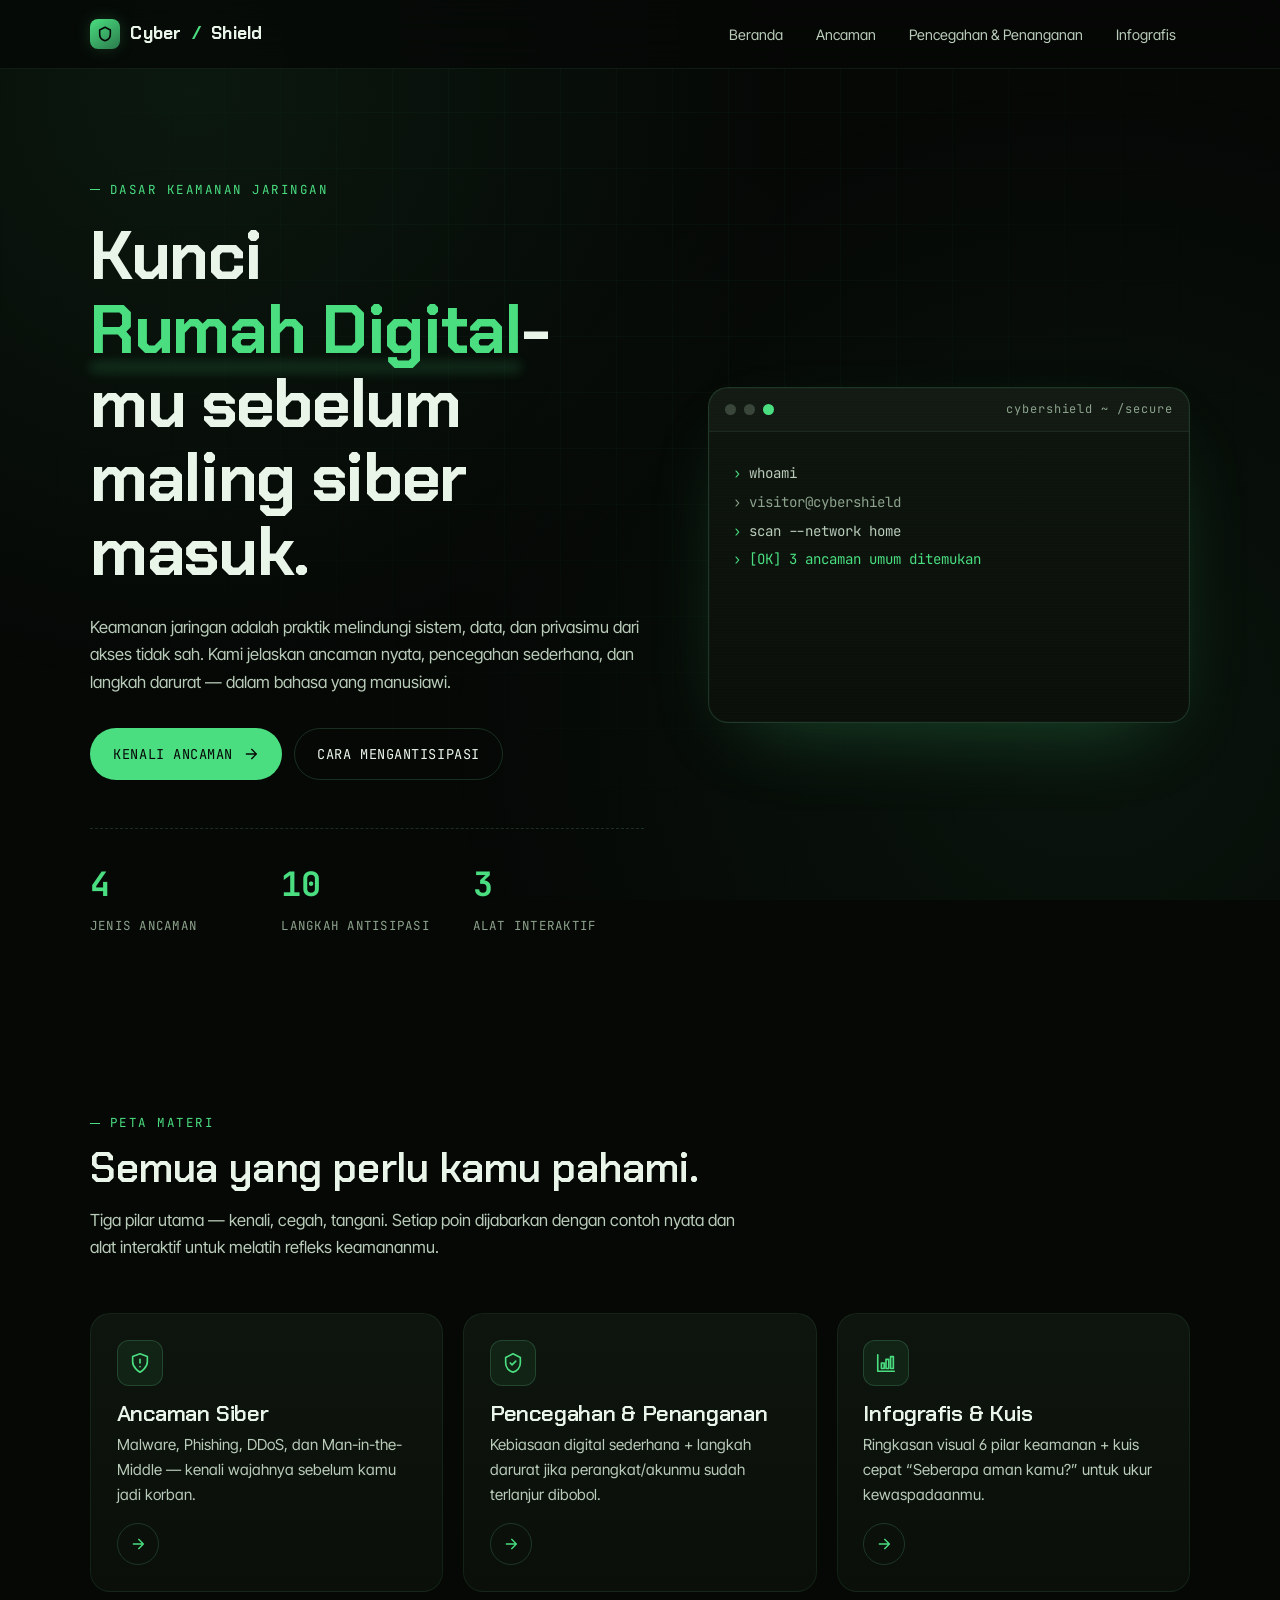
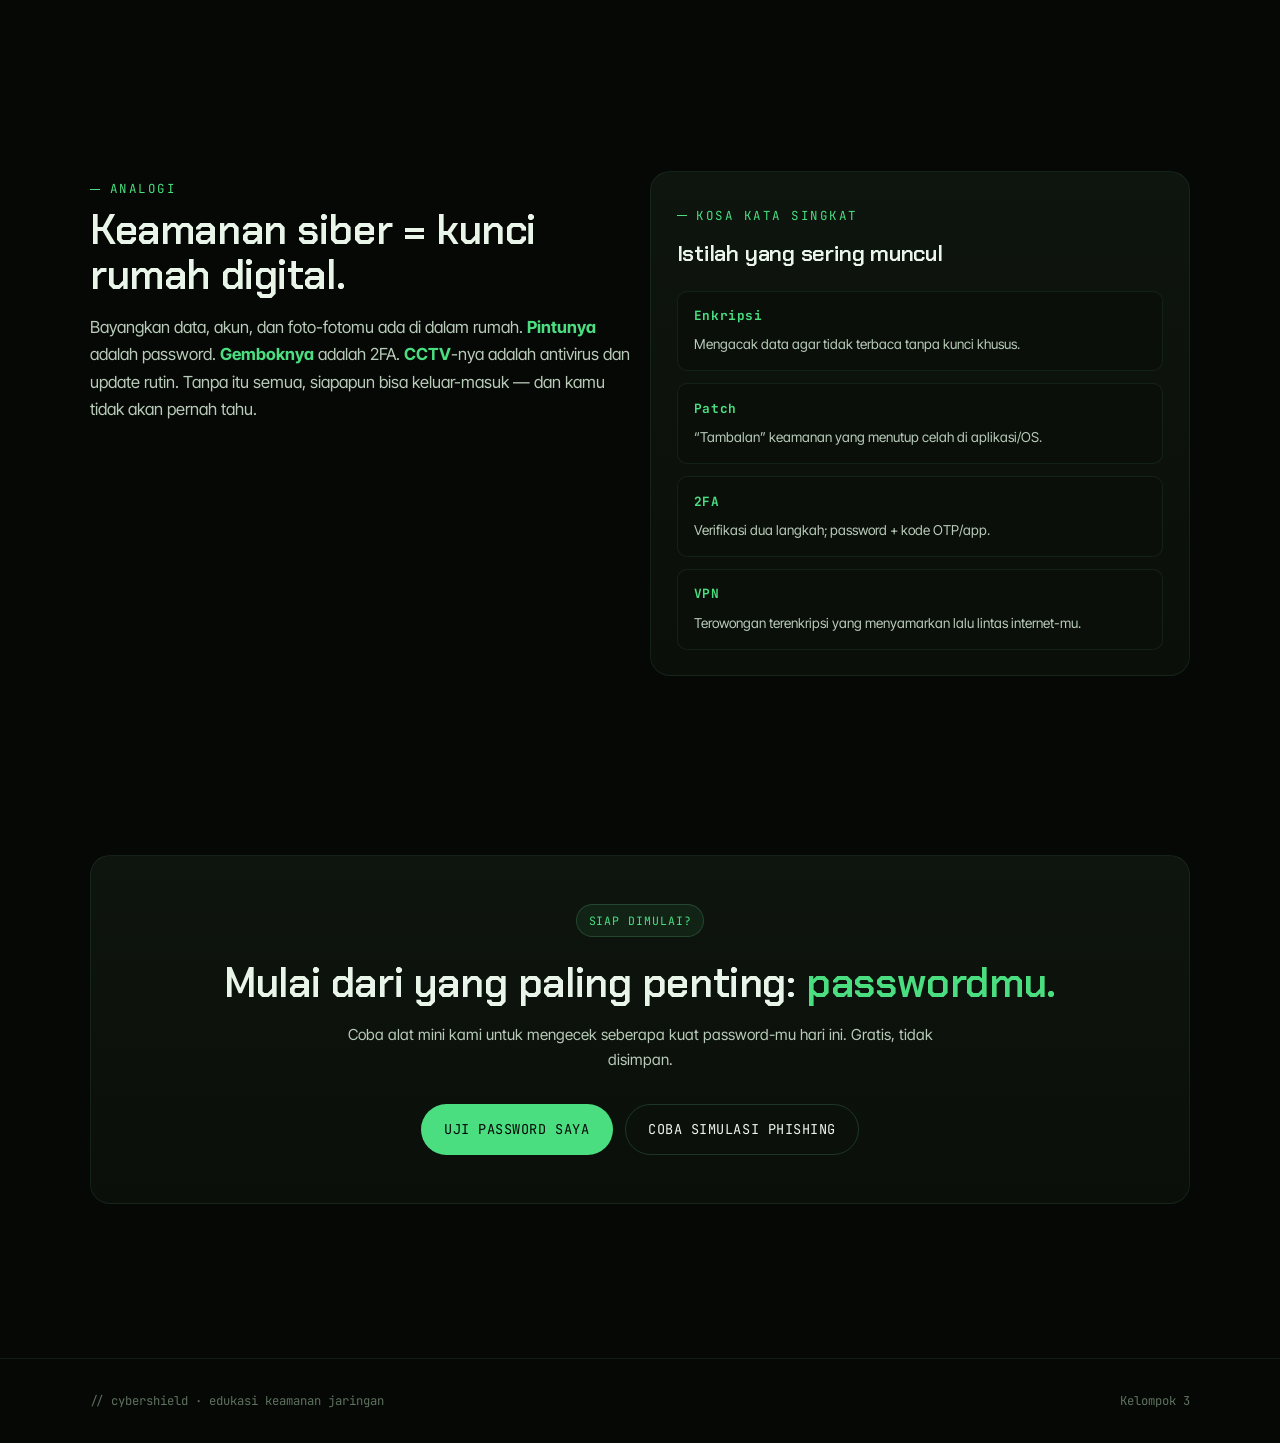
<file: index.html>
<!DOCTYPE html>
<html lang="id">
  <head>
    <meta charset="UTF-8" />
    <meta name="viewport" content="width=device-width, initial-scale=1.0" />
    <title>CyberShield — Dasar Keamanan Jaringan</title>
    <meta
      name="description"
      content="Panduan sederhana keamanan jaringan: kenali ancaman siber, cegah, dan tangani serangan dengan langkah-langkah praktis."
    />
    <link rel="preconnect" href="https://fonts.googleapis.com" />
    <link rel="preconnect" href="https://fonts.gstatic.com" crossorigin />
    <link
      href="https://fonts.googleapis.com/css2?family=Chakra+Petch:wght@400;500;600;700&family=Inter+Tight:wght@400;500;600&family=JetBrains+Mono:wght@400;500&display=swap"
      rel="stylesheet"
    />
    <link rel="stylesheet" href="./css/styles.css" />
    <link rel="stylesheet" href="./css/components.css" />
  </head>
  <body>
    <!-- NAV -->
    <header class="nav" data-testid="main-nav">
      <div class="container nav-inner">
        <a href="./home.html" class="brand" data-testid="brand-link">
          <span class="brand-mark" aria-hidden="true">
            <svg viewBox="0 0 24 24" fill="none" stroke="currentColor" stroke-width="2.4" stroke-linecap="round" stroke-linejoin="round"><path d="M12 2 4 6v6c0 5 3.5 9 8 10 4.5-1 8-5 8-10V6l-8-4z"/></svg>
          </span>
          Cyber<span class="dot">/</span>Shield
        </a>
        <button class="nav-toggle" aria-label="Toggle menu" data-testid="nav-toggle-button">
          <svg viewBox="0 0 24 24" fill="none" stroke="currentColor" stroke-width="2" stroke-linecap="round" stroke-linejoin="round"><line x1="4" y1="7" x2="20" y2="7"/><line x1="4" y1="12" x2="20" y2="12"/><line x1="4" y1="17" x2="20" y2="17"/></svg>
        </button>
        <nav>
          <ul class="nav-links" data-testid="nav-links">
            <li><a href="./home.html" data-testid="nav-home">Beranda</a></li>
            <li><a href="./ancaman.html" data-testid="nav-ancaman">Ancaman</a></li>
            <li><a href="./materi.html" data-testid="nav-materi">Pencegahan &amp; Penanganan</a></li>
            <li><a href="./infografis.html" data-testid="nav-infografis">Infografis</a></li>
          </ul>
        </nav>
      </div>
    </header>

    <main>
      <!-- HERO -->
      <section class="hero">
        <div class="container hero-inner">
          <div class="reveal">
            <span class="eyebrow" data-testid="hero-eyebrow">Dasar Keamanan Jaringan</span>
            <h1>
              Kunci
              <span class="underline">Rumah Digital</span>-mu
              sebelum maling siber masuk.
            </h1>
            <p class="lead">
              Keamanan jaringan adalah praktik melindungi sistem, data, dan
              privasimu dari akses tidak sah. Kami jelaskan ancaman nyata,
              pencegahan sederhana, dan langkah darurat — dalam bahasa yang
              manusiawi.
            </p>

            <div class="hero-actions">
              <a href="./ancaman.html" class="btn btn-primary" data-testid="hero-cta-threats">
                Kenali Ancaman
                <svg viewBox="0 0 24 24" fill="none" stroke="currentColor" stroke-width="2" stroke-linecap="round" stroke-linejoin="round"><path d="M5 12h14M13 5l7 7-7 7"/></svg>
              </a>
              <a href="./materi.html" class="btn btn-ghost" data-testid="hero-cta-prevent">
                Cara Mengantisipasi
              </a>
            </div>

            <div class="hero-stats">
              <div class="hero-stat">
                <b data-count="4" data-testid="stat-threats">0</b>
                <span>Jenis Ancaman</span>
              </div>
              <div class="hero-stat">
                <b data-count="10" data-testid="stat-steps">0</b>
                <span>Langkah Antisipasi</span>
              </div>
              <div class="hero-stat">
                <b data-count="3" data-testid="stat-tools">0</b>
                <span>Alat Interaktif</span>
              </div>
            </div>
          </div>

          <!-- Terminal -->
          <div class="terminal reveal delay-2" data-testid="hero-terminal">
            <div class="terminal-bar">
              <span class="dot"></span>
              <span class="dot"></span>
              <span class="dot g"></span>
              <span class="title">cybershield ~ /secure</span>
            </div>
            <div class="terminal-body" data-terminal></div>
          </div>
        </div>
      </section>

      <!-- QUICK OVERVIEW CARDS -->
      <section>
        <div class="container">
          <div class="section-head reveal">
            <span class="eyebrow">Peta Materi</span>
            <h2>Semua yang perlu kamu pahami.</h2>
            <p class="lead">
              Tiga pilar utama — kenali, cegah, tangani. Setiap poin dijabarkan
              dengan contoh nyata dan alat interaktif untuk melatih refleks
              keamananmu.
            </p>
          </div>

          <div class="feature-grid">
            <a href="./ancaman.html" class="card link-card reveal" data-testid="card-threats">
              <div class="card-icon">
                <svg viewBox="0 0 24 24" fill="none" stroke="currentColor" stroke-width="1.8" stroke-linecap="round" stroke-linejoin="round"><path d="M12 22s-8-4.5-8-11V5l8-3 8 3v6c0 6.5-8 11-8 11z"/><path d="M12 8v4M12 16h.01"/></svg>
              </div>
              <div>
                <h3>Ancaman Siber</h3>
                <p>
                  Malware, Phishing, DDoS, dan Man-in-the-Middle — kenali
                  wajahnya sebelum kamu jadi korban.
                </p>
              </div>
              <div class="arrow">
                <svg viewBox="0 0 24 24" width="16" height="16" fill="none" stroke="currentColor" stroke-width="2" stroke-linecap="round" stroke-linejoin="round"><path d="M5 12h14M13 5l7 7-7 7"/></svg>
              </div>
            </a>

            <a href="./materi.html" class="card link-card reveal delay-1" data-testid="card-prevention">
              <div class="card-icon">
                <svg viewBox="0 0 24 24" fill="none" stroke="currentColor" stroke-width="1.8" stroke-linecap="round" stroke-linejoin="round"><path d="M12 2 4 6v6c0 5 3.5 9 8 10 4.5-1 8-5 8-10V6l-8-4z"/><path d="m9 12 2 2 4-4"/></svg>
              </div>
              <div>
                <h3>Pencegahan &amp; Penanganan</h3>
                <p>
                  Kebiasaan digital sederhana + langkah darurat jika
                  perangkat/akunmu sudah terlanjur dibobol.
                </p>
              </div>
              <div class="arrow">
                <svg viewBox="0 0 24 24" width="16" height="16" fill="none" stroke="currentColor" stroke-width="2" stroke-linecap="round" stroke-linejoin="round"><path d="M5 12h14M13 5l7 7-7 7"/></svg>
              </div>
            </a>

            <a href="./infografis.html" class="card link-card reveal delay-2" data-testid="card-infographic">
              <div class="card-icon">
                <svg viewBox="0 0 24 24" fill="none" stroke="currentColor" stroke-width="1.8" stroke-linecap="round" stroke-linejoin="round"><path d="M3 3v18h18"/><rect x="7" y="12" width="3" height="6"/><rect x="12" y="8" width="3" height="10"/><rect x="17" y="5" width="3" height="13"/></svg>
              </div>
              <div>
                <h3>Infografis &amp; Kuis</h3>
                <p>
                  Ringkasan visual 6 pilar keamanan + kuis cepat “Seberapa aman
                  kamu?” untuk ukur kewaspadaanmu.
                </p>
              </div>
              <div class="arrow">
                <svg viewBox="0 0 24 24" width="16" height="16" fill="none" stroke="currentColor" stroke-width="2" stroke-linecap="round" stroke-linejoin="round"><path d="M5 12h14M13 5l7 7-7 7"/></svg>
              </div>
            </a>
          </div>
        </div>
      </section>

      <!-- ANALOGY -->
      <section>
        <div class="container">
          <div class="grid-2">
            <div class="reveal">
              <span class="eyebrow">Analogi</span>
              <h2 class="mt-1">Keamanan siber = kunci rumah digital.</h2>
              <p class="lead mt-2">
                Bayangkan data, akun, dan foto-fotomu ada di dalam rumah.
                <b class="text-accent">Pintunya</b> adalah password. <b class="text-accent">Gemboknya</b>
                adalah 2FA. <b class="text-accent">CCTV</b>-nya adalah antivirus dan update
                rutin. Tanpa itu semua, siapapun bisa keluar-masuk — dan kamu
                tidak akan pernah tahu.
              </p>
            </div>

            <div class="card reveal delay-2">
              <div class="eyebrow">Kosa kata singkat</div>
              <h3 class="mt-2">Istilah yang sering muncul</h3>
              <div class="glossary mt-3">
                <div class="glossary-item">
                  <b>Enkripsi</b>
                  <span>Mengacak data agar tidak terbaca tanpa kunci khusus.</span>
                </div>
                <div class="glossary-item">
                  <b>Patch</b>
                  <span>“Tambalan” keamanan yang menutup celah di aplikasi/OS.</span>
                </div>
                <div class="glossary-item">
                  <b>2FA</b>
                  <span>Verifikasi dua langkah; password + kode OTP/app.</span>
                </div>
                <div class="glossary-item">
                  <b>VPN</b>
                  <span>Terowongan terenkripsi yang menyamarkan lalu lintas internet-mu.</span>
                </div>
              </div>
            </div>
          </div>
        </div>
      </section>

      <!-- CTA -->
      <section>
        <div class="container">
          <div class="card reveal" style="padding: clamp(2rem, 4vw, 3rem); text-align:center" data-testid="cta-ready">
            <span class="chip">SIAP DIMULAI?</span>
            <h2 class="mt-3">Mulai dari yang paling penting: <span class="text-accent">passwordmu.</span></h2>
            <p class="lead mt-2" style="margin-left:auto;margin-right:auto">
              Coba alat mini kami untuk mengecek seberapa kuat password-mu hari
              ini. Gratis, tidak disimpan.
            </p>
            <div class="hero-actions" style="justify-content:center">
              <a href="./materi.html#password-checker" class="btn btn-primary" data-testid="cta-password-checker">
                Uji Password Saya
              </a>
              <a href="./ancaman.html#phishing-sim" class="btn btn-ghost" data-testid="cta-phishing-sim">
                Coba Simulasi Phishing
              </a>
            </div>
          </div>
        </div>
      </section>
    </main>

    <footer>
      <div class="container footer-inner">
        <span class="mono">// cybershield · edukasi keamanan jaringan</span>
        <span class="mono">Kelompok 3</span>
      </div>
    </footer>

    <script src="./js/main.js"></script>
  </body>
</html>
</file>
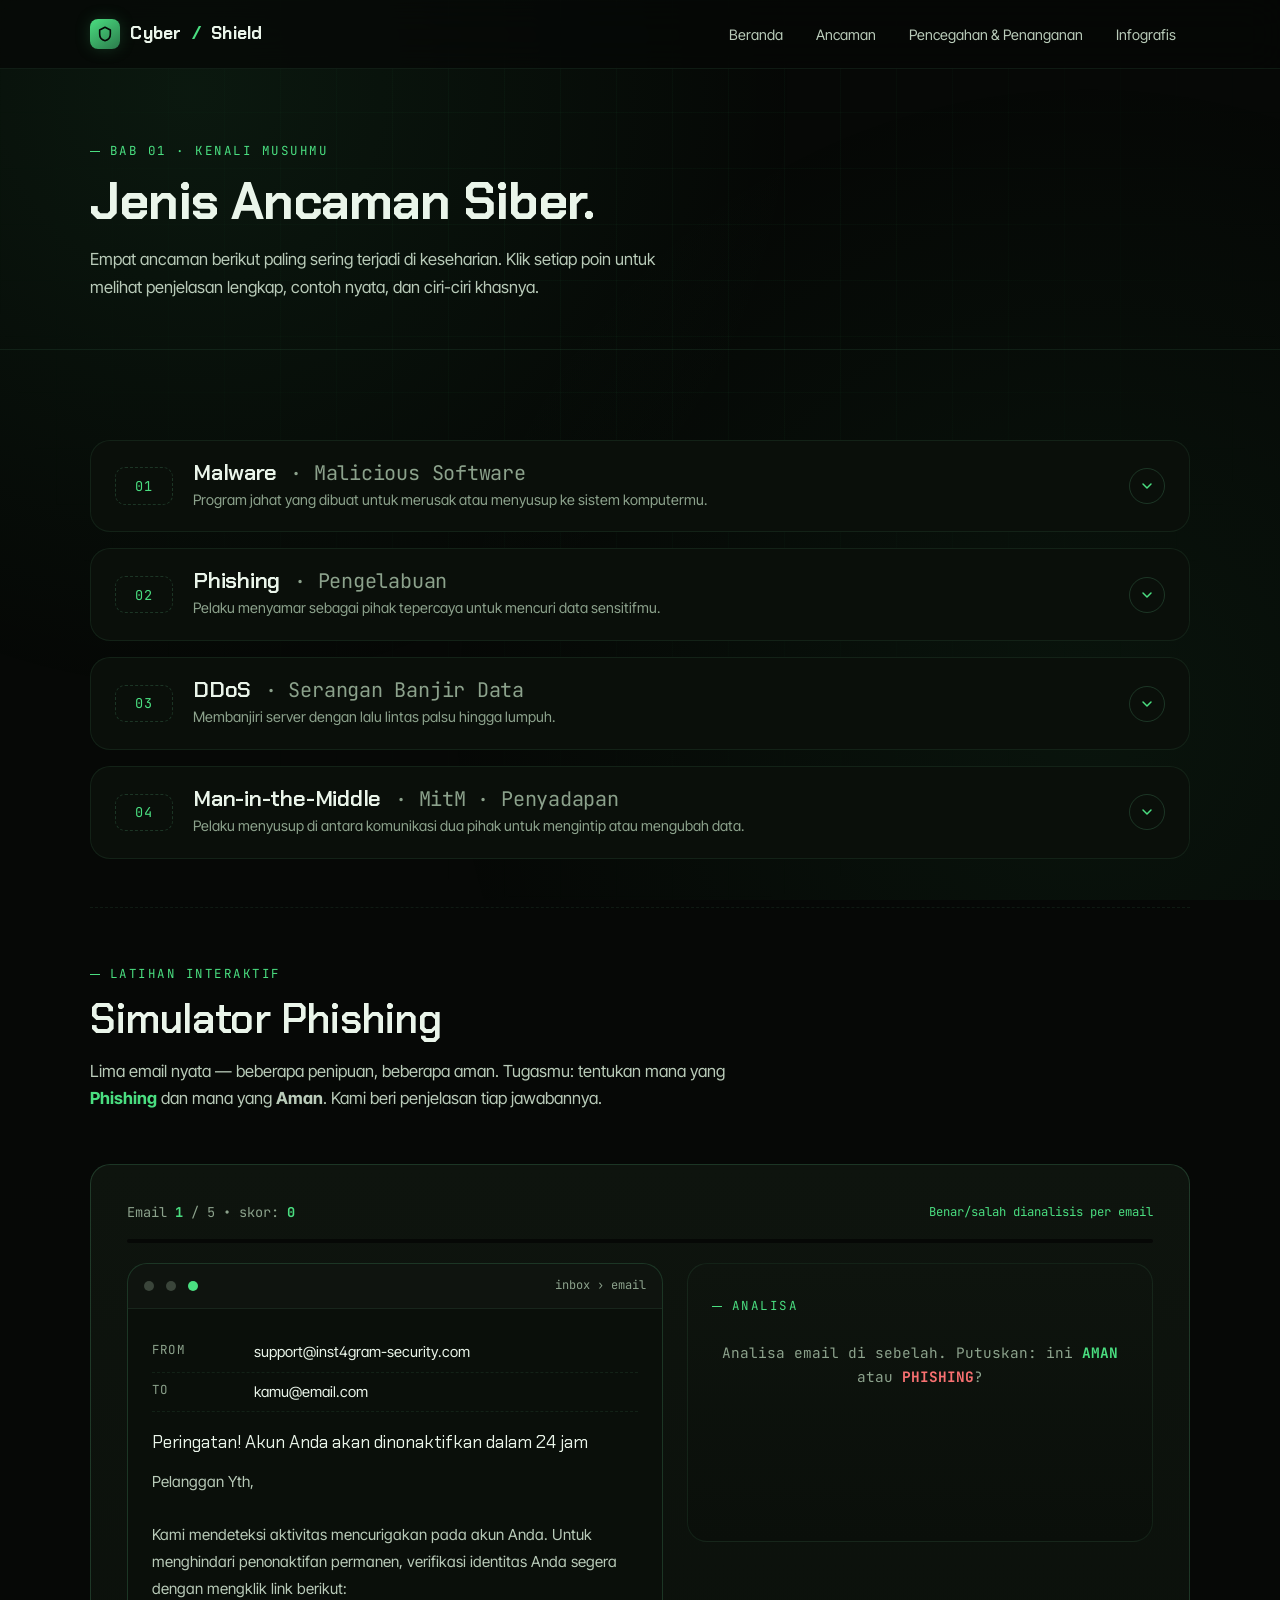
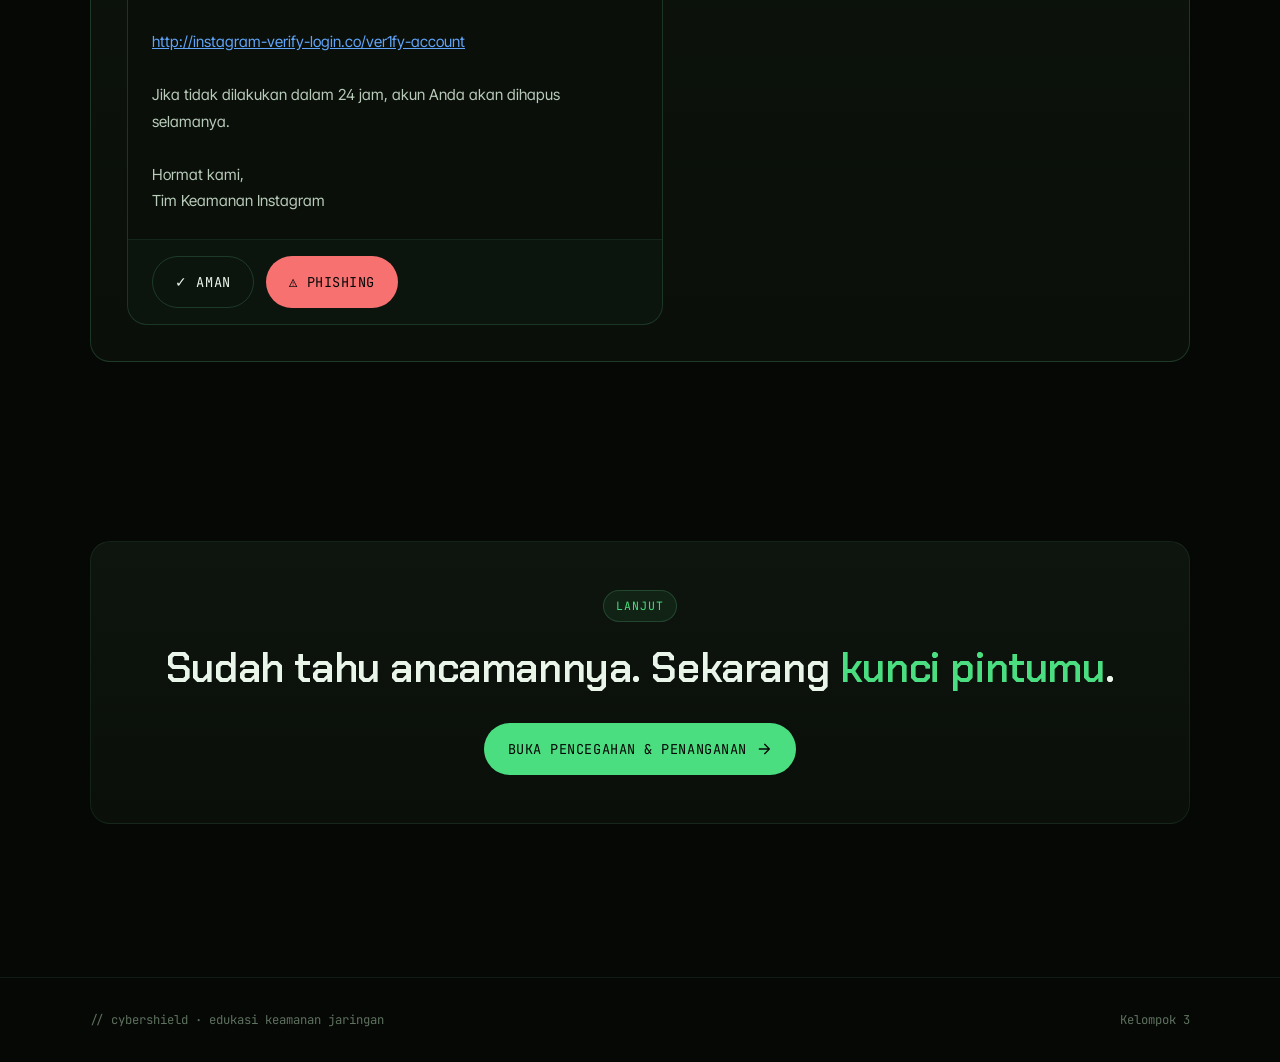
<file: ancaman.html>
<!DOCTYPE html>
<html lang="id">
  <head>
    <meta charset="UTF-8" />
    <meta name="viewport" content="width=device-width, initial-scale=1.0" />
    <title>Ancaman Siber — CyberShield</title>
    <meta
      name="description"
      content="Kenali empat ancaman siber yang paling sering terjadi: Malware, Phishing, DDoS, dan Man-in-the-Middle, lengkap dengan contoh dan simulasi interaktif."
    />
    <link rel="preconnect" href="https://fonts.googleapis.com" />
    <link rel="preconnect" href="https://fonts.gstatic.com" crossorigin />
    <link
      href="https://fonts.googleapis.com/css2?family=Chakra+Petch:wght@400;500;600;700&family=Inter+Tight:wght@400;500;600&family=JetBrains+Mono:wght@400;500&display=swap"
      rel="stylesheet"
    />
    <link rel="stylesheet" href="./css/styles.css" />
    <link rel="stylesheet" href="./css/components.css" />
  </head>
  <body>
    <!-- NAV -->
    <header class="nav" data-testid="main-nav">
      <div class="container nav-inner">
        <a href="./index.html" class="brand" data-testid="brand-link">
          <span class="brand-mark" aria-hidden="true">
            <svg viewBox="0 0 24 24" fill="none" stroke="currentColor" stroke-width="2.4" stroke-linecap="round" stroke-linejoin="round"><path d="M12 2 4 6v6c0 5 3.5 9 8 10 4.5-1 8-5 8-10V6l-8-4z"/></svg>
          </span>
          Cyber<span class="dot">/</span>Shield
        </a>
        <button class="nav-toggle" aria-label="Toggle menu" data-testid="nav-toggle-button">
          <svg viewBox="0 0 24 24" fill="none" stroke="currentColor" stroke-width="2" stroke-linecap="round" stroke-linejoin="round"><line x1="4" y1="7" x2="20" y2="7"/><line x1="4" y1="12" x2="20" y2="12"/><line x1="4" y1="17" x2="20" y2="17"/></svg>
        </button>
        <nav>
          <ul class="nav-links" data-testid="nav-links">
            <li><a href="./index.html" data-testid="nav-home">Beranda</a></li>
            <li><a href="./ancaman.html" data-testid="nav-ancaman">Ancaman</a></li>
            <li><a href="./materi.html" data-testid="nav-materi">Pencegahan &amp; Penanganan</a></li>
            <li><a href="./infografis.html" data-testid="nav-infografis">Infografis</a></li>
          </ul>
        </nav>
      </div>
    </header>

    <main>
      <!-- PAGE HERO -->
      <section class="page-hero">
        <div class="container reveal">
          <span class="eyebrow">Bab 01 · Kenali Musuhmu</span>
          <h1>Jenis Ancaman Siber.</h1>
          <p class="lead">
            Empat ancaman berikut paling sering terjadi di keseharian. Klik
            setiap poin untuk melihat penjelasan lengkap, contoh nyata, dan
            ciri-ciri khasnya.
          </p>
        </div>
      </section>

      <!-- THREATS LIST -->
      <section>
        <div class="container">
          <div class="threat-list" data-testid="threats-list">
            <!-- MALWARE -->
            <article class="threat reveal" data-expandable data-testid="threat-malware">
              <button class="threat-head" data-expand data-testid="threat-malware-toggle" aria-label="Expand Malware">
                <span class="threat-num">01</span>
                <div>
                  <h3>Malware <small class="text-muted mono" style="font-weight:400;margin-left:0.5rem">· Malicious Software</small></h3>
                  <p>Program jahat yang dibuat untuk merusak atau menyusup ke sistem komputermu.</p>
                </div>
                <span class="threat-chev">
                  <svg viewBox="0 0 24 24" fill="none" stroke="currentColor" stroke-width="2.2" stroke-linecap="round" stroke-linejoin="round"><path d="m6 9 6 6 6-6"/></svg>
                </span>
              </button>
              <div class="threat-body">
                <div class="threat-body-inner">
                  <h4>Penjelasan</h4>
                  <p>
                    Malware adalah istilah umum untuk <span class="mono">Malicious Software</span> — perangkat
                    lunak yang sengaja dibuat untuk merusak, mencuri data, atau
                    mengambil alih kontrol perangkatmu. Malware bisa menyusup
                    lewat unduhan palsu, lampiran email, atau flashdisk.
                  </p>

                  <h4>Bentuk yang paling umum</h4>
                  <ul>
                    <li><b class="text-accent">Virus</b> — file yang menggandakan diri dan merusak sistem dari dalam.</li>
                    <li><b class="text-accent">Ransomware</b> — mengunci (meng-enkripsi) file-mu, lalu meminta tebusan agar bisa dibuka.</li>
                    <li><b class="text-accent">Trojan</b> — menyamar sebagai aplikasi biasa, tapi membuka “pintu belakang” untuk hacker.</li>
                    <li><b class="text-accent">Spyware</b> — diam-diam merekam aktivitas (ketikan, password, kamera).</li>
                  </ul>

                  <div class="example-box">
                    Kamu mengunduh crack game dari situs asing. Beberapa jam kemudian, seluruh file
                    tugas kuliah berubah ekstensinya jadi <span class="mono">.locked</span> dengan pesan
                    “bayar 0.1 BTC untuk membuka” — itu <b class="text-accent">Ransomware</b>.
                  </div>

                  <div class="tip-box mt-3">
                    <span class="ic">
                      <svg viewBox="0 0 24 24" fill="none" stroke="currentColor" stroke-width="2" stroke-linecap="round" stroke-linejoin="round"><circle cx="12" cy="12" r="10"/><path d="M12 16v-4M12 8h.01"/></svg>
                    </span>
                    <div>
                      <b>Enkripsi</b>
                      <p>Proses mengacak data menggunakan kunci khusus, sehingga data hanya bisa dibaca oleh yang memiliki kuncinya.</p>
                    </div>
                  </div>
                </div>
              </div>
            </article>

            <!-- PHISHING -->
            <article class="threat reveal delay-1" data-expandable data-testid="threat-phishing">
              <button class="threat-head" data-expand data-testid="threat-phishing-toggle" aria-label="Expand Phishing">
                <span class="threat-num">02</span>
                <div>
                  <h3>Phishing <small class="text-muted mono" style="font-weight:400;margin-left:0.5rem">· Pengelabuan</small></h3>
                  <p>Pelaku menyamar sebagai pihak tepercaya untuk mencuri data sensitifmu.</p>
                </div>
                <span class="threat-chev">
                  <svg viewBox="0 0 24 24" fill="none" stroke="currentColor" stroke-width="2.2" stroke-linecap="round" stroke-linejoin="round"><path d="m6 9 6 6 6-6"/></svg>
                </span>
              </button>
              <div class="threat-body">
                <div class="threat-body-inner">
                  <h4>Penjelasan</h4>
                  <p>
                    Phishing adalah teknik penipuan dimana pelaku menyamar sebagai bank,
                    layanan resmi, atau bahkan temanmu — untuk memancingmu
                    memberikan password, OTP, atau nomor rekening secara sukarela.
                  </p>

                  <h4>Ciri-ciri khas</h4>
                  <ul>
                    <li>Menggunakan <b>urgensi palsu</b>: “akun akan diblokir dalam 24 jam!”</li>
                    <li>Domain palsu yang mirip: <span class="mono">inst4gram.com</span>, <span class="mono">paypa1-login.net</span>.</li>
                    <li>Meminta data sensitif (password/OTP) lewat link.</li>
                    <li>Salam generik: “Pelanggan Yth” (tanpa nama).</li>
                  </ul>

                  <div class="example-box">
                    Kamu dapat email yang seolah dari Instagram, mengatakan
                    akunmu akan diblokir jika tidak mengklik link dan memasukkan
                    password. Begitu kamu klik dan login — password sudah dicuri.
                  </div>

                  <p class="mt-3">
                    <a href="#phishing-sim" class="btn btn-ghost" data-testid="threat-phishing-cta">
                      Coba Simulasi Phishing ↓
                    </a>
                  </p>
                </div>
              </div>
            </article>

            <!-- DDoS -->
            <article class="threat reveal delay-2" data-expandable data-testid="threat-ddos">
              <button class="threat-head" data-expand data-testid="threat-ddos-toggle" aria-label="Expand DDoS">
                <span class="threat-num">03</span>
                <div>
                  <h3>DDoS <small class="text-muted mono" style="font-weight:400;margin-left:0.5rem">· Serangan Banjir Data</small></h3>
                  <p>Membanjiri server dengan lalu lintas palsu hingga lumpuh.</p>
                </div>
                <span class="threat-chev">
                  <svg viewBox="0 0 24 24" fill="none" stroke="currentColor" stroke-width="2.2" stroke-linecap="round" stroke-linejoin="round"><path d="m6 9 6 6 6-6"/></svg>
                </span>
              </button>
              <div class="threat-body">
                <div class="threat-body-inner">
                  <h4>Penjelasan</h4>
                  <p>
                    <span class="mono">DDoS</span> (<i>Distributed Denial of Service</i>) adalah serangan yang
                    membanjiri server atau website dengan lalu lintas data
                    (pengunjung palsu) dalam jumlah sangat besar, bersamaan,
                    sehingga server kelebihan beban dan mati (<span class="mono">down</span>).
                  </p>

                  <h4>Analoginya</h4>
                  <p>
                    Bayangkan sebuah toko kecil. Tiba-tiba ribuan orang masuk
                    serentak tapi tidak ada yang beli — pelanggan asli tidak bisa
                    masuk, kasir bingung, dan toko akhirnya tutup. Itulah DDoS di
                    dunia digital.
                  </p>

                  <div class="example-box">
                    Sebuah website ujian sekolah tiba-tiba tidak bisa diakses
                    karena “diserang” jutaan permintaan dari bot di detik yang
                    sama. Murid asli gagal login; server mati selama beberapa jam.
                  </div>

                  <div class="tip-box mt-3">
                    <span class="ic">
                      <svg viewBox="0 0 24 24" fill="none" stroke="currentColor" stroke-width="2" stroke-linecap="round" stroke-linejoin="round"><circle cx="12" cy="12" r="10"/><path d="M12 16v-4M12 8h.01"/></svg>
                    </span>
                    <div>
                      <b>Botnet</b>
                      <p>Jaringan ribuan perangkat (komputer/IoT) yang sudah diretas dan bisa dikendalikan dari jarak jauh untuk melancarkan serangan DDoS.</p>
                    </div>
                  </div>
                </div>
              </div>
            </article>

            <!-- MitM -->
            <article class="threat reveal delay-3" data-expandable data-testid="threat-mitm">
              <button class="threat-head" data-expand data-testid="threat-mitm-toggle" aria-label="Expand MitM">
                <span class="threat-num">04</span>
                <div>
                  <h3>Man-in-the-Middle <small class="text-muted mono" style="font-weight:400;margin-left:0.5rem">· MitM · Penyadapan</small></h3>
                  <p>Pelaku menyusup di antara komunikasi dua pihak untuk mengintip atau mengubah data.</p>
                </div>
                <span class="threat-chev">
                  <svg viewBox="0 0 24 24" fill="none" stroke="currentColor" stroke-width="2.2" stroke-linecap="round" stroke-linejoin="round"><path d="m6 9 6 6 6-6"/></svg>
                </span>
              </button>
              <div class="threat-body">
                <div class="threat-body-inner">
                  <h4>Penjelasan</h4>
                  <p>
                    Pada serangan Man-in-the-Middle, pelaku duduk “di tengah”
                    komunikasi — misalnya antara HP-mu dan router WiFi kafe —
                    sehingga semua data yang lewat bisa disadap atau bahkan
                    dimodifikasi tanpa kamu sadari.
                  </p>

                  <h4>Kapan ini terjadi?</h4>
                  <ul>
                    <li>WiFi publik <b>tanpa password</b> / tanpa pengamanan.</li>
                    <li>Koneksi HTTP (bukan HTTPS) saat login ke website.</li>
                    <li>Perangkat jaringan (router rumah) yang masih pakai password bawaan pabrik.</li>
                  </ul>

                  <div class="example-box">
                    Kamu login mobile banking di kafe pakai WiFi gratis tanpa password.
                    Hacker yang duduk tiga meja darimu sudah memasang “penyadap” di jaringan
                    yang sama — dan melihat semua data yang kamu kirim, termasuk password.
                  </div>
                </div>
              </div>
            </article>
          </div>

          <hr class="divider" />

          <!-- PHISHING SIMULATOR -->
          <div id="phishing-sim" class="reveal">
            <div class="section-head">
              <span class="eyebrow">Latihan Interaktif</span>
              <h2>Simulator Phishing</h2>
              <p class="lead">
                Lima email nyata — beberapa penipuan, beberapa aman. Tugasmu: tentukan mana
                yang <b class="text-accent">Phishing</b> dan mana yang <b>Aman</b>. Kami beri penjelasan tiap jawabannya.
              </p>
            </div>

            <div data-testid="phish-simulator">
              <div class="tool">
                <div class="phish-counter">
                  <span data-testid="phish-counter">Email <b>1</b> / 5 • skor: <b>0</b></span>
                  <span class="mono">Benar/salah dianalisis per email</span>
                </div>
                <div class="quiz-bar" style="margin-bottom:1.25rem">
                  <div class="quiz-bar-fill" data-testid="phish-progress"></div>
                </div>

                <div class="phish">
                  <div class="phish-email" data-testid="phish-email">
                    <div class="phish-email-bar">
                      <span class="dot"></span><span class="dot"></span><span class="dot g"></span>
                      <span style="margin-left:auto">inbox › email</span>
                    </div>
                    <div class="phish-email-body">
                      <div class="row"><span class="k">from</span><span class="v" data-testid="phish-from"></span></div>
                      <div class="row"><span class="k">to</span><span class="v" data-testid="phish-to"></span></div>
                      <div class="subject" data-testid="phish-subject"></div>
                      <div class="content" data-testid="phish-body"></div>
                    </div>
                    <div class="phish-actions">
                      <button class="btn btn-ghost" data-testid="phish-safe-btn">
                        ✓ Aman
                      </button>
                      <button class="btn btn-primary" data-testid="phish-phish-btn" style="background:var(--danger);color:var(--bg-0)">
                        ⚠ Phishing
                      </button>
                      <button class="btn btn-primary" data-testid="phish-next-btn" style="display:none;margin-left:auto">
                        Email berikutnya →
                      </button>
                    </div>
                  </div>

                  <aside class="phish-side">
                    <div class="eyebrow">Analisa</div>
                    <div class="phish-feedback mt-3" data-testid="phish-feedback">
                      <div class="empty">Putuskan: ini <b class="text-accent">AMAN</b> atau <b style="color:var(--danger)">PHISHING</b>?</div>
                    </div>
                  </aside>
                </div>
              </div>
            </div>
          </div>
        </div>
      </section>

      <!-- CTA -->
      <section>
        <div class="container">
          <div class="card reveal" style="padding: clamp(2rem, 4vw, 3rem); text-align:center">
            <span class="chip">LANJUT</span>
            <h2 class="mt-3">Sudah tahu ancamannya. Sekarang <span class="text-accent">kunci pintumu</span>.</h2>
            <div class="hero-actions" style="justify-content:center">
              <a href="./materi.html" class="btn btn-primary" data-testid="cta-next-prevention">
                Buka Pencegahan &amp; Penanganan
                <svg viewBox="0 0 24 24" fill="none" stroke="currentColor" stroke-width="2" stroke-linecap="round" stroke-linejoin="round"><path d="M5 12h14M13 5l7 7-7 7"/></svg>
              </a>
            </div>
          </div>
        </div>
      </section>
    </main>

    <footer>
      <div class="container footer-inner">
        <span class="mono">// cybershield · edukasi keamanan jaringan</span>
        <span class="mono">Kelompok 3</span>
      </div>
    </footer>

    <script src="./js/main.js"></script>
    <script src="./js/phishing.js"></script>
  </body>
</html>
</file>
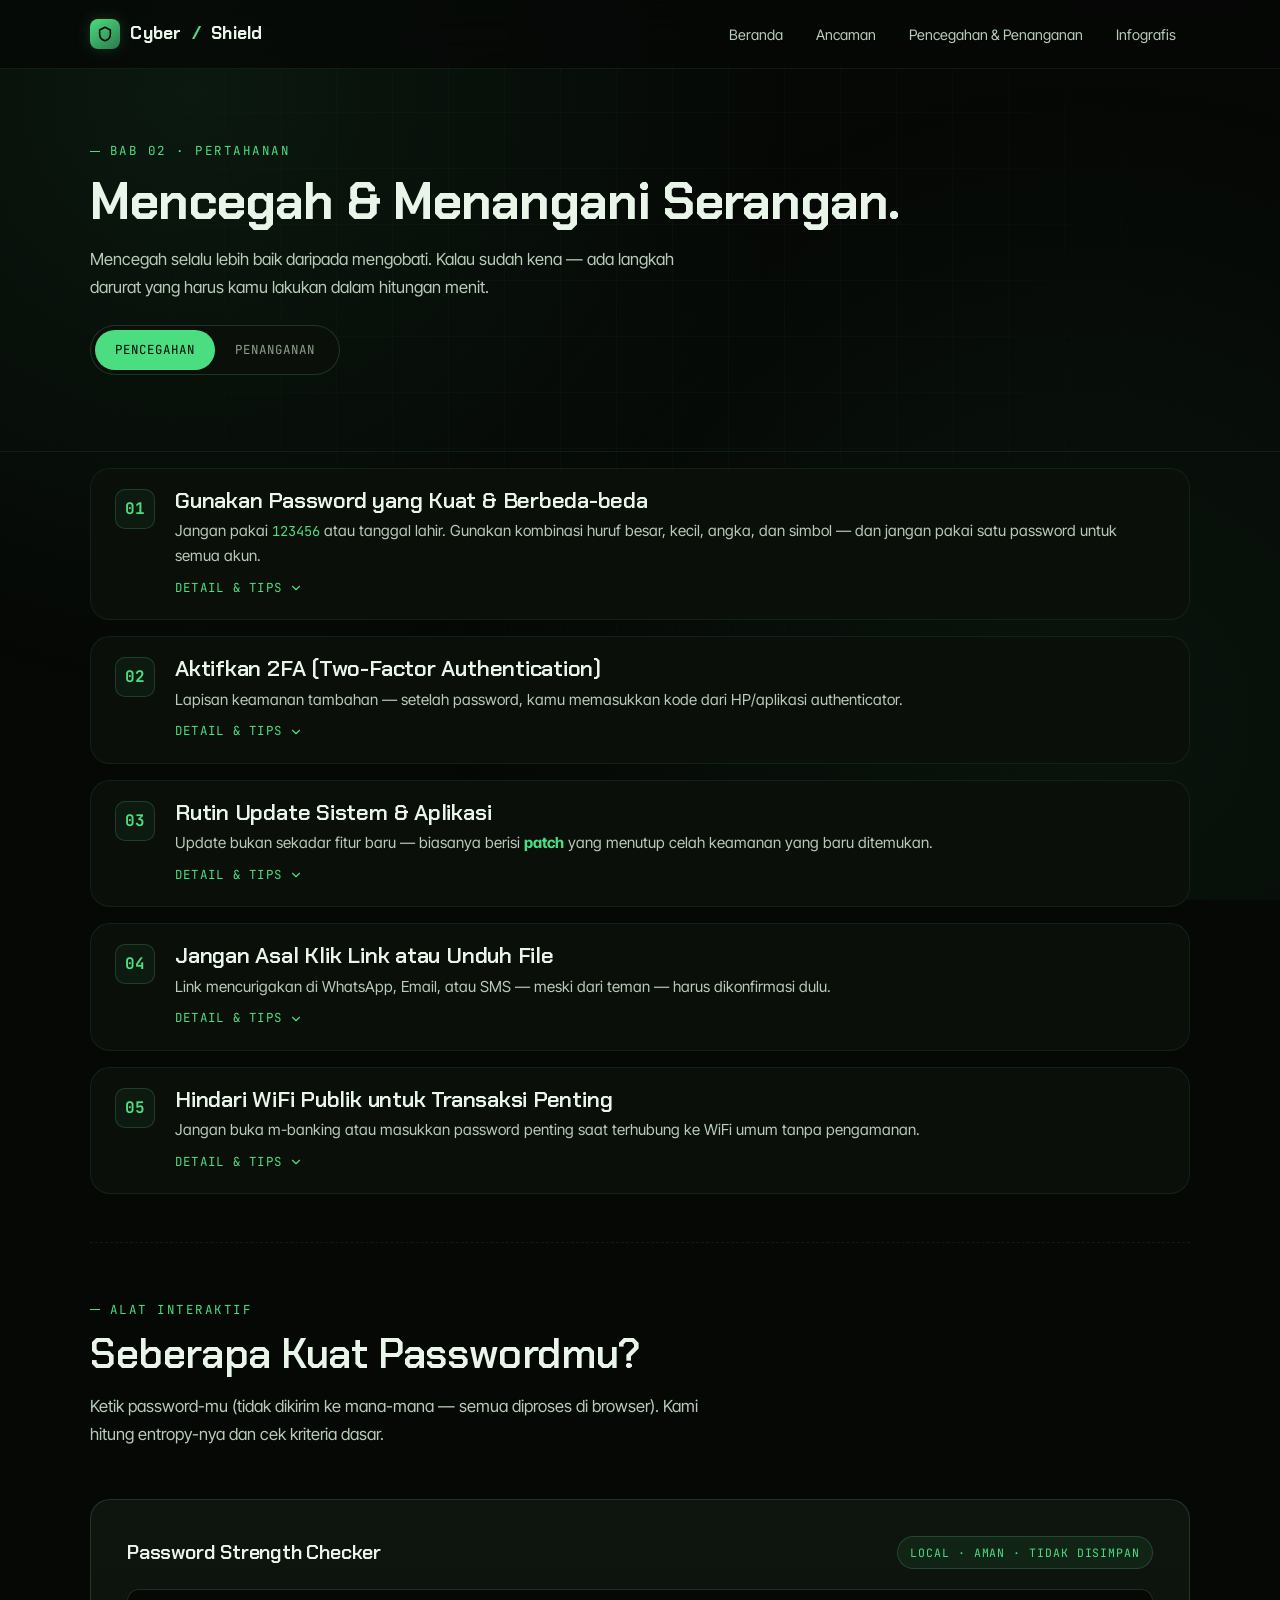
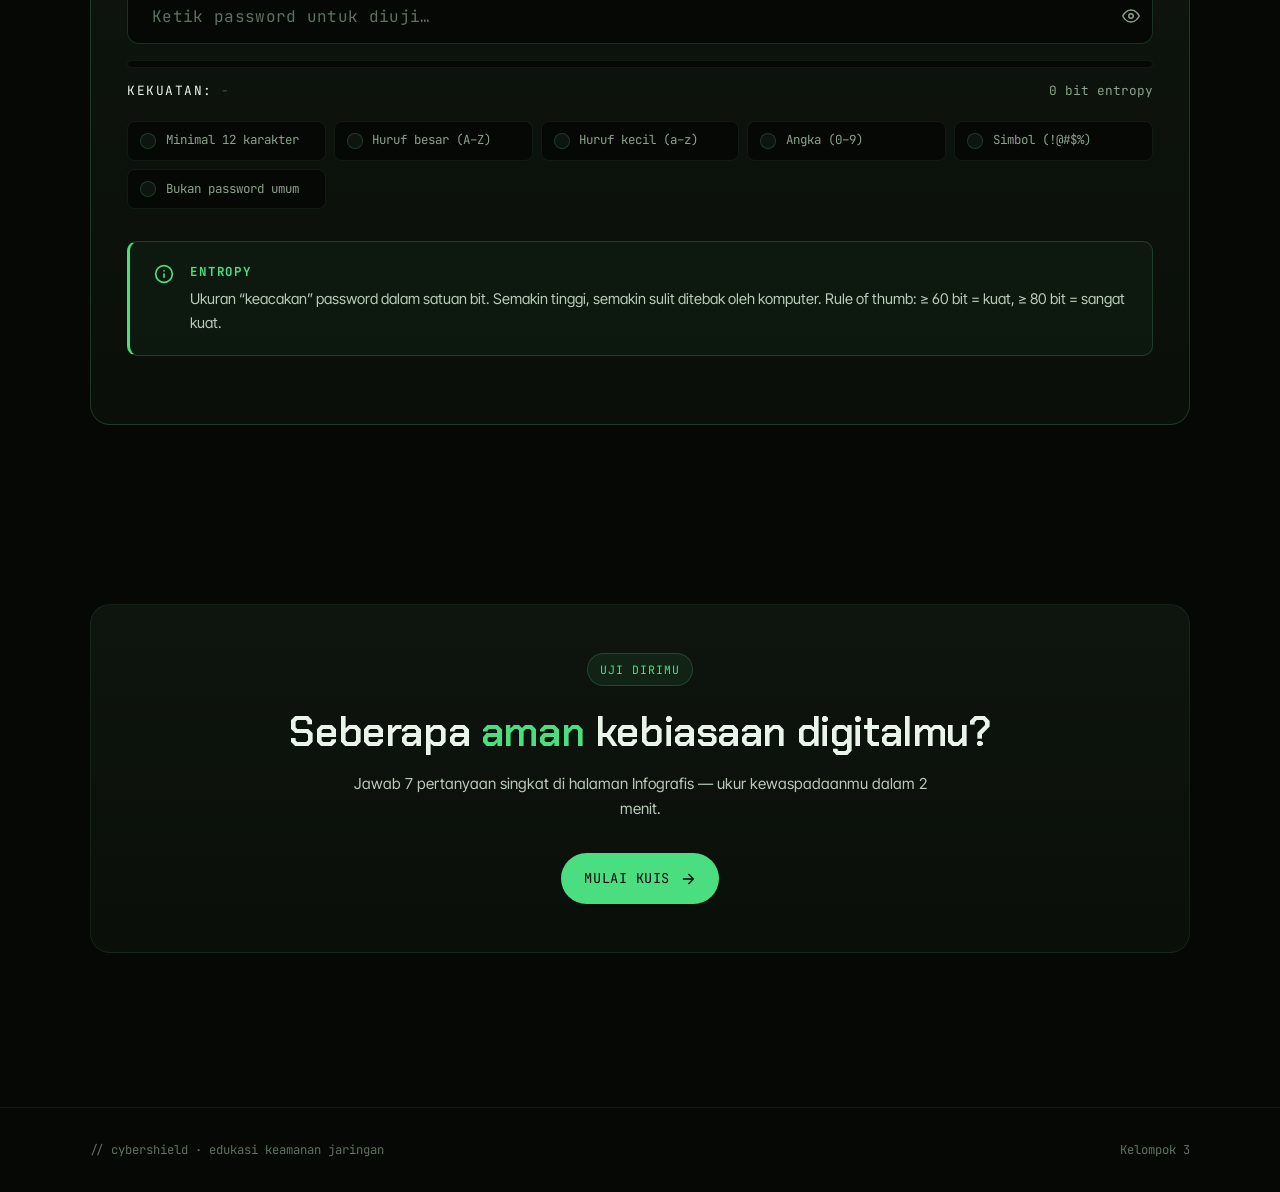
<file: materi.html>
<!DOCTYPE html>
<html lang="id">
  <head>
    <meta charset="UTF-8" />
    <meta name="viewport" content="width=device-width, initial-scale=1.0" />
    <title>Pencegahan &amp; Penanganan — CyberShield</title>
    <meta
      name="description"
      content="Langkah-langkah praktis untuk mencegah serangan siber, dan panduan darurat jika kamu sudah terlanjur diretas."
    />
    <link rel="preconnect" href="https://fonts.googleapis.com" />
    <link rel="preconnect" href="https://fonts.gstatic.com" crossorigin />
    <link
      href="https://fonts.googleapis.com/css2?family=Chakra+Petch:wght@400;500;600;700&family=Inter+Tight:wght@400;500;600&family=JetBrains+Mono:wght@400;500&display=swap"
      rel="stylesheet"
    />
    <link rel="stylesheet" href="./css/styles.css" />
    <link rel="stylesheet" href="./css/components.css" />
  </head>
  <body>
    <header class="nav" data-testid="main-nav">
      <div class="container nav-inner">
        <a href="./index.html" class="brand" data-testid="brand-link">
          <span class="brand-mark" aria-hidden="true">
            <svg viewBox="0 0 24 24" fill="none" stroke="currentColor" stroke-width="2.4" stroke-linecap="round" stroke-linejoin="round"><path d="M12 2 4 6v6c0 5 3.5 9 8 10 4.5-1 8-5 8-10V6l-8-4z"/></svg>
          </span>
          Cyber<span class="dot">/</span>Shield
        </a>
        <button class="nav-toggle" aria-label="Toggle menu" data-testid="nav-toggle-button">
          <svg viewBox="0 0 24 24" fill="none" stroke="currentColor" stroke-width="2" stroke-linecap="round" stroke-linejoin="round"><line x1="4" y1="7" x2="20" y2="7"/><line x1="4" y1="12" x2="20" y2="12"/><line x1="4" y1="17" x2="20" y2="17"/></svg>
        </button>
        <nav>
          <ul class="nav-links" data-testid="nav-links">
            <li><a href="./index.html" data-testid="nav-home">Beranda</a></li>
            <li><a href="./ancaman.html" data-testid="nav-ancaman">Ancaman</a></li>
            <li><a href="./materi.html" data-testid="nav-materi">Pencegahan &amp; Penanganan</a></li>
            <li><a href="./infografis.html" data-testid="nav-infografis">Infografis</a></li>
          </ul>
        </nav>
      </div>
    </header>

    <main>
      <section class="page-hero">
        <div class="container reveal">
          <span class="eyebrow">Bab 02 · Pertahanan</span>
          <h1>Mencegah &amp; Menangani Serangan.</h1>
          <p class="lead">
            Mencegah selalu lebih baik daripada mengobati. Kalau sudah kena —
            ada langkah darurat yang harus kamu lakukan dalam hitungan menit.
          </p>

          <div class="tabs mt-3" data-tabs="prev-tab">
            <button class="tab active" data-tab="cegah" data-testid="tab-cegah">Pencegahan</button>
            <button class="tab" data-tab="tangani" data-testid="tab-tangani">Penanganan</button>
          </div>
        </div>
      </section>

      <!-- TAB: PENCEGAHAN -->
      <section style="padding-top:1rem">
        <div class="container">
          <div class="tab-panel active" data-tab-panel="cegah" data-group="prev-tab">
            <div class="steps" data-testid="prevention-steps">
              <!-- 1 -->
              <article class="step reveal" data-expandable data-testid="step-password">
                <div class="step-num">01</div>
                <div>
                  <h3>Gunakan Password yang Kuat &amp; Berbeda-beda</h3>
                  <p>Jangan pakai <span class="mono">123456</span> atau tanggal lahir. Gunakan kombinasi huruf besar, kecil, angka, dan simbol — dan jangan pakai satu password untuk semua akun.</p>
                  <button class="step-toggle" data-expand data-testid="step-password-toggle">
                    Detail & tips
                    <svg viewBox="0 0 24 24" fill="none" stroke="currentColor" stroke-width="2" stroke-linecap="round" stroke-linejoin="round"><path d="m6 9 6 6 6-6"/></svg>
                  </button>
                  <div class="step-detail">
                    <div class="step-detail-inner">
                      <p>
                        Password pendek/umum bisa ditebak dalam hitungan detik
                        oleh software brute force. Idealnya password ≥ 12 karakter
                        dengan kombinasi huruf-angka-simbol. Untuk memudahkan,
                        pakai <b class="text-accent">passphrase</b>: kalimat
                        yang kamu ingat, misalnya <span class="mono">kopi#hitam-senin@pagi</span>.
                      </p>
                      <span class="definisi">Password Manager</span>
                      <p>
                        Aplikasi yang menyimpan password berbeda untuk tiap akun (Bitwarden, 1Password, KeePass) — kamu hanya perlu ingat satu master password.
                      </p>
                      <p class="mt-3">
                        <a href="#password-checker" class="btn btn-ghost" data-testid="step-password-cta">
                          Uji kekuatan passwordku ↓
                        </a>
                      </p>
                    </div>
                  </div>
                </div>
              </article>

              <!-- 2 -->
              <article class="step reveal delay-1" data-expandable data-testid="step-2fa">
                <div class="step-num">02</div>
                <div>
                  <h3>Aktifkan 2FA (Two-Factor Authentication)</h3>
                  <p>Lapisan keamanan tambahan — setelah password, kamu memasukkan kode dari HP/aplikasi authenticator.</p>
                  <button class="step-toggle" data-expand data-testid="step-2fa-toggle">
                    Detail & tips
                    <svg viewBox="0 0 24 24" fill="none" stroke="currentColor" stroke-width="2" stroke-linecap="round" stroke-linejoin="round"><path d="m6 9 6 6 6-6"/></svg>
                  </button>
                  <div class="step-detail">
                    <div class="step-detail-inner">
                      <p>
                        Walaupun hacker tahu password-mu, mereka tetap tidak bisa masuk tanpa
                        HP-mu. Aktifkan 2FA minimal untuk: <b class="text-accent">email utama, media sosial, m-banking, dan akun kerja</b>.
                      </p>
                      <span class="definisi">Authenticator App</span>
                      <p>
                        Aplikasi seperti <span class="mono">Google Authenticator</span> atau <span class="mono">Authy</span> yang menghasilkan kode 6-digit baru setiap 30 detik — lebih aman daripada SMS karena tidak bisa diintip via SIM-swap.
                      </p>
                    </div>
                  </div>
                </div>
              </article>

              <!-- 3 -->
              <article class="step reveal delay-2" data-expandable data-testid="step-update">
                <div class="step-num">03</div>
                <div>
                  <h3>Rutin Update Sistem &amp; Aplikasi</h3>
                  <p>Update bukan sekadar fitur baru — biasanya berisi <b class="text-accent">patch</b> yang menutup celah keamanan yang baru ditemukan.</p>
                  <button class="step-toggle" data-expand>
                    Detail & tips
                    <svg viewBox="0 0 24 24" fill="none" stroke="currentColor" stroke-width="2" stroke-linecap="round" stroke-linejoin="round"><path d="m6 9 6 6 6-6"/></svg>
                  </button>
                  <div class="step-detail">
                    <div class="step-detail-inner">
                      <p>
                        Hacker sering menyasar perangkat yang masih pakai versi lama karena celahnya
                        sudah diketahui publik. Aktifkan <b>auto update</b> untuk OS (Windows, Android, iOS) dan browser.
                      </p>
                      <span class="definisi">Patch</span>
                      <p>
                        “Tambalan” keamanan — bagian kecil dari update yang khusus memperbaiki bug
                        atau celah keamanan tertentu.
                      </p>
                    </div>
                  </div>
                </div>
              </article>

              <!-- 4 -->
              <article class="step reveal delay-3" data-expandable data-testid="step-links">
                <div class="step-num">04</div>
                <div>
                  <h3>Jangan Asal Klik Link atau Unduh File</h3>
                  <p>Link mencurigakan di WhatsApp, Email, atau SMS — meski dari teman — harus dikonfirmasi dulu.</p>
                  <button class="step-toggle" data-expand>
                    Detail & tips
                    <svg viewBox="0 0 24 24" fill="none" stroke="currentColor" stroke-width="2" stroke-linecap="round" stroke-linejoin="round"><path d="m6 9 6 6 6-6"/></svg>
                  </button>
                  <div class="step-detail">
                    <div class="step-detail-inner">
                      <p>
                        Akun temanmu bisa saja sudah dibajak. Kalau dapat link mencurigakan — apalagi
                        yang pakai tekanan waktu (“cepet, aku butuh”) — verifikasi via telpon atau
                        chat lain sebelum klik apapun.
                      </p>
                      <span class="definisi">Social Engineering</span>
                      <p>
                        Teknik menipu yang mengeksploitasi rasa percaya, rasa takut, atau keinginan
                        tolong-menolong — bukan menyerang sistem, tapi menyerang <b class="text-accent">manusianya</b>.
                      </p>
                    </div>
                  </div>
                </div>
              </article>

              <!-- 5 -->
              <article class="step reveal delay-4" data-expandable data-testid="step-wifi">
                <div class="step-num">05</div>
                <div>
                  <h3>Hindari WiFi Publik untuk Transaksi Penting</h3>
                  <p>Jangan buka m-banking atau masukkan password penting saat terhubung ke WiFi umum tanpa pengamanan.</p>
                  <button class="step-toggle" data-expand>
                    Detail & tips
                    <svg viewBox="0 0 24 24" fill="none" stroke="currentColor" stroke-width="2" stroke-linecap="round" stroke-linejoin="round"><path d="m6 9 6 6 6-6"/></svg>
                  </button>
                  <div class="step-detail">
                    <div class="step-detail-inner">
                      <p>
                        WiFi publik gratis rawan serangan <b class="text-accent">Man-in-the-Middle</b>. Kalau
                        memang terpaksa, gunakan <b>VPN</b> tepercaya — atau lebih aman lagi, pakai data seluler HP.
                      </p>
                      <span class="definisi">VPN (Virtual Private Network)</span>
                      <p>
                        “Terowongan” terenkripsi yang menyembunyikan lalu lintas internet-mu
                        sehingga tidak bisa disadap orang lain di jaringan yang sama.
                      </p>
                    </div>
                  </div>
                </div>
              </article>
            </div>
          </div>

          <!-- TAB: PENANGANAN -->
          <div class="tab-panel" data-tab-panel="tangani" data-group="prev-tab">
            <div class="tip-box" style="margin-top:0">
              <span class="ic">
                <svg viewBox="0 0 24 24" fill="none" stroke="currentColor" stroke-width="2" stroke-linecap="round" stroke-linejoin="round"><path d="M12 9v4M12 17h.01"/><path d="M10.29 3.86 1.82 18a2 2 0 0 0 1.71 3h16.94a2 2 0 0 0 1.71-3L13.71 3.86a2 2 0 0 0-3.42 0z"/></svg>
              </span>
              <div>
                <b>Kalau sudah terlanjur kena</b>
                <p>Lakukan langkah di bawah ini <b class="text-accent">berurutan</b>. Setiap menit penting — hacker bisa terus mengambil data selama perangkatmu masih online.</p>
              </div>
            </div>

            <div class="steps" data-testid="handling-steps">
              <article class="step reveal" data-expandable>
                <div class="step-num">01</div>
                <div>
                  <h3>Segera Putuskan Koneksi Internet (Isolasi)</h3>
                  <p>Kursor bergerak sendiri? File tiba-tiba terkunci? Matikan WiFi / cabut kabel LAN sekarang juga.</p>
                  <button class="step-toggle" data-expand>
                    Detail
                    <svg viewBox="0 0 24 24" fill="none" stroke="currentColor" stroke-width="2" stroke-linecap="round" stroke-linejoin="round"><path d="m6 9 6 6 6-6"/></svg>
                  </button>
                  <div class="step-detail">
                    <div class="step-detail-inner">
                      <p>
                        Memutus koneksi mencegah hacker mencuri data lebih banyak, dan menghentikan virus menyebar ke perangkat lain di jaringan yang sama (printer, HP, komputer keluarga).
                      </p>
                    </div>
                  </div>
                </div>
              </article>

              <article class="step reveal delay-1" data-expandable>
                <div class="step-num">02</div>
                <div>
                  <h3>Ganti Password dari Perangkat Lain</h3>
                  <p>Kalau akun (email/medsos) dibajak — ganti password dari HP/komputer lain yang <b class="text-accent">dipastikan aman</b>, bukan dari yang terinfeksi.</p>
                  <button class="step-toggle" data-expand>
                    Detail
                    <svg viewBox="0 0 24 24" fill="none" stroke="currentColor" stroke-width="2" stroke-linecap="round" stroke-linejoin="round"><path d="m6 9 6 6 6-6"/></svg>
                  </button>
                  <div class="step-detail">
                    <div class="step-detail-inner">
                      <p>
                        Kalau perangkatmu masih terinfeksi spyware/keylogger, password baru yang kamu ketik
                        bisa langsung kembali bocor. Gunakan perangkat lain (HP keluarga, laptop kantor),
                        lalu <b>logout semua sesi</b> dari menu keamanan akun.
                      </p>
                    </div>
                  </div>
                </div>
              </article>

              <article class="step reveal delay-2" data-expandable>
                <div class="step-num">03</div>
                <div>
                  <h3>Pindai dengan Antivirus (Scanning)</h3>
                  <p>Jalankan pemindaian penuh menggunakan antivirus resmi yang sudah diperbarui.</p>
                  <button class="step-toggle" data-expand>
                    Detail
                    <svg viewBox="0 0 24 24" fill="none" stroke="currentColor" stroke-width="2" stroke-linecap="round" stroke-linejoin="round"><path d="m6 9 6 6 6-6"/></svg>
                  </button>
                  <div class="step-detail">
                    <div class="step-detail-inner">
                      <p>
                        Windows sudah punya <span class="mono">Microsoft Defender</span> bawaan yang
                        cukup kuat untuk pengguna biasa. Pastikan <b>definisi virus ter-update</b> sebelum scan.
                        Jangan pakai antivirus bajakan — bisa jadi malah merupakan malware itu sendiri.
                      </p>
                    </div>
                  </div>
                </div>
              </article>

              <article class="step reveal delay-3" data-expandable>
                <div class="step-num">04</div>
                <div>
                  <h3>Beri Tahu Orang Lain (Pemberitahuan)</h3>
                  <p>Sampaikan ke teman &amp; keluarga bahwa akunmu sedang diretas — supaya mereka tidak jadi korban lanjutan.</p>
                  <button class="step-toggle" data-expand>
                    Detail
                    <svg viewBox="0 0 24 24" fill="none" stroke="currentColor" stroke-width="2" stroke-linecap="round" stroke-linejoin="round"><path d="m6 9 6 6 6-6"/></svg>
                  </button>
                  <div class="step-detail">
                    <div class="step-detail-inner">
                      <p>
                        Hacker sering memanfaatkan akun yang dibajak untuk menipu kontakmu (modus pinjam uang
                        atau kirim link phishing). Beri tahu lewat jalur komunikasi lain (telpon/WA pribadi
                        yang aman) agar mereka waspada.
                      </p>
                    </div>
                  </div>
                </div>
              </article>

              <article class="step reveal delay-4" data-expandable>
                <div class="step-num">05</div>
                <div>
                  <h3>Instal Ulang (Langkah Terakhir)</h3>
                  <p>Kalau virus — terutama <b class="text-accent">Ransomware</b> — sudah merusak sistem terlalu parah, hapus semua dan instal ulang OS dari awal.</p>
                  <button class="step-toggle" data-expand>
                    Detail
                    <svg viewBox="0 0 24 24" fill="none" stroke="currentColor" stroke-width="2" stroke-linecap="round" stroke-linejoin="round"><path d="m6 9 6 6 6-6"/></svg>
                  </button>
                  <div class="step-detail">
                    <div class="step-detail-inner">
                      <p>
                        Instal ulang memastikan semua jejak malware hilang. Kebiasaan baik yang
                        menyelamatkan: <b class="text-accent">backup data penting rutin</b> ke cloud atau
                        hard disk terpisah, sehingga kalau harus format — kamu tidak kehilangan apapun.
                      </p>
                    </div>
                  </div>
                </div>
              </article>
            </div>
          </div>

          <hr class="divider" />

          <!-- PASSWORD CHECKER TOOL -->
          <div id="password-checker" class="reveal">
            <div class="section-head">
              <span class="eyebrow">Alat Interaktif</span>
              <h2>Seberapa Kuat Passwordmu?</h2>
              <p class="lead">
                Ketik password-mu (tidak dikirim ke mana-mana — semua diproses
                di browser). Kami hitung entropy-nya dan cek kriteria dasar.
              </p>
            </div>

            <div class="tool" data-testid="password-tool">
              <div class="tool-head">
                <h3>Password Strength Checker</h3>
                <span class="chip">local · aman · tidak disimpan</span>
              </div>

              <div class="pw-field">
                <input
                  type="password"
                  placeholder="Ketik password untuk diuji…"
                  autocomplete="new-password"
                  data-testid="password-input"
                />
                <button class="pw-toggle" aria-label="Tampilkan password" data-testid="password-toggle-visibility">
                  <svg viewBox="0 0 24 24" fill="none" stroke="currentColor" stroke-width="2" stroke-linecap="round" stroke-linejoin="round"><path d="M1 12s4-8 11-8 11 8 11 8-4 8-11 8-11-8-11-8z"/><circle cx="12" cy="12" r="3"/></svg>
                </button>
              </div>

              <div class="pw-bar">
                <div class="pw-bar-fill" data-testid="password-bar-fill"></div>
              </div>

              <div class="pw-meta">
                <span><span class="label">Kekuatan:</span> <b data-testid="password-strength-label">-</b></span>
                <span data-testid="password-entropy">0 bit entropy</span>
              </div>

              <div class="pw-checks">
                <div class="pw-check" data-check="length">
                  <span class="mark"><svg viewBox="0 0 24 24" fill="none" stroke="currentColor" stroke-width="3" stroke-linecap="round" stroke-linejoin="round"><path d="m5 12 4 4L19 6"/></svg></span>
                  Minimal 12 karakter
                </div>
                <div class="pw-check" data-check="upper">
                  <span class="mark"><svg viewBox="0 0 24 24" fill="none" stroke="currentColor" stroke-width="3" stroke-linecap="round" stroke-linejoin="round"><path d="m5 12 4 4L19 6"/></svg></span>
                  Huruf besar (A–Z)
                </div>
                <div class="pw-check" data-check="lower">
                  <span class="mark"><svg viewBox="0 0 24 24" fill="none" stroke="currentColor" stroke-width="3" stroke-linecap="round" stroke-linejoin="round"><path d="m5 12 4 4L19 6"/></svg></span>
                  Huruf kecil (a–z)
                </div>
                <div class="pw-check" data-check="number">
                  <span class="mark"><svg viewBox="0 0 24 24" fill="none" stroke="currentColor" stroke-width="3" stroke-linecap="round" stroke-linejoin="round"><path d="m5 12 4 4L19 6"/></svg></span>
                  Angka (0–9)
                </div>
                <div class="pw-check" data-check="symbol">
                  <span class="mark"><svg viewBox="0 0 24 24" fill="none" stroke="currentColor" stroke-width="3" stroke-linecap="round" stroke-linejoin="round"><path d="m5 12 4 4L19 6"/></svg></span>
                  Simbol (!@#$%)
                </div>
                <div class="pw-check" data-check="common">
                  <span class="mark"><svg viewBox="0 0 24 24" fill="none" stroke="currentColor" stroke-width="3" stroke-linecap="round" stroke-linejoin="round"><path d="m5 12 4 4L19 6"/></svg></span>
                  Bukan password umum
                </div>
              </div>

              <div class="tip-box mt-4">
                <span class="ic">
                  <svg viewBox="0 0 24 24" fill="none" stroke="currentColor" stroke-width="2" stroke-linecap="round" stroke-linejoin="round"><circle cx="12" cy="12" r="10"/><path d="M12 16v-4M12 8h.01"/></svg>
                </span>
                <div>
                  <b>Entropy</b>
                  <p>Ukuran “keacakan” password dalam satuan bit. Semakin tinggi, semakin sulit ditebak oleh komputer. Rule of thumb: ≥ 60 bit = kuat, ≥ 80 bit = sangat kuat.</p>
                </div>
              </div>
            </div>
          </div>
        </div>
      </section>

      <section>
        <div class="container">
          <div class="card reveal" style="padding: clamp(2rem, 4vw, 3rem); text-align:center">
            <span class="chip">UJI DIRIMU</span>
            <h2 class="mt-3">Seberapa <span class="text-accent">aman</span> kebiasaan digitalmu?</h2>
            <p class="lead mt-2" style="margin-left:auto;margin-right:auto">
              Jawab 7 pertanyaan singkat di halaman Infografis — ukur kewaspadaanmu dalam 2 menit.
            </p>
            <div class="hero-actions" style="justify-content:center">
              <a href="./infografis.html#quiz" class="btn btn-primary" data-testid="cta-quiz">
                Mulai Kuis
                <svg viewBox="0 0 24 24" fill="none" stroke="currentColor" stroke-width="2" stroke-linecap="round" stroke-linejoin="round"><path d="M5 12h14M13 5l7 7-7 7"/></svg>
              </a>
            </div>
          </div>
        </div>
      </section>
    </main>

    <footer>
      <div class="container footer-inner">
        <span class="mono">// cybershield · edukasi keamanan jaringan</span>
        <span class="mono">Kelompok 3</span>
      </div>
    </footer>

    <script src="./js/main.js"></script>
    <script src="./js/password.js"></script>
  </body>
</html>
</file>
<file: css/styles.css>
/* =========================================================
   CyberShield — Dark Theme Cybersecurity Site
   Refined matrix-green aesthetic (no neon overload)
   ========================================================= */

/* ---------- RESET ---------- */
*,
*::before,
*::after {
  box-sizing: border-box;
  margin: 0;
  padding: 0;
}

html {
  scroll-behavior: smooth;
  -webkit-text-size-adjust: 100%;
}

img,
picture,
svg {
  max-width: 100%;
  display: block;
}

a {
  color: inherit;
  text-decoration: none;
}

button {
  font: inherit;
  cursor: pointer;
  background: none;
  border: none;
  color: inherit;
}

/* ---------- THEME TOKENS ---------- */
:root {
  /* Background layers */
  --bg-0: #060806;
  --bg-1: #0a0f0a;
  --bg-2: #0e140e;
  --bg-3: #131b13;

  /* Borders */
  --border-soft: rgba(125, 253, 182, 0.08);
  --border-mid: rgba(125, 253, 182, 0.16);
  --border-strong: rgba(74, 222, 128, 0.35);

  /* Text */
  --text-100: #eaf5ea;
  --text-70: #b9cbb9;
  --text-50: #8ca28c;
  --text-30: #5f715f;

  /* Accent */
  --accent: #4ade80;
  --accent-hi: #7efdb4;
  --accent-dim: #2b7a4b;
  --accent-glow: rgba(74, 222, 128, 0.35);

  /* Semantics */
  --danger: #f87171;
  --warning: #fbbf24;
  --info: #60a5fa;

  /* Fonts */
  --font-head: "Chakra Petch", "Space Grotesk", sans-serif;
  --font-body: "Inter Tight", system-ui, sans-serif;
  --font-mono: "JetBrains Mono", "Fira Code", monospace;

  /* Motion */
  --ease: cubic-bezier(0.22, 1, 0.36, 1);
  --fast: 180ms;
  --med: 320ms;
  --slow: 520ms;

  /* Sizes */
  --radius-sm: 6px;
  --radius: 12px;
  --radius-lg: 20px;

  /* Container */
  --container: 1180px;
  --pad-x: clamp(1.25rem, 4vw, 2.5rem);
}

/* ---------- BASE ---------- */
body {
  font-family: var(--font-body);
  background: var(--bg-0);
  color: var(--text-100);
  font-size: 16px;
  line-height: 1.65;
  min-height: 100vh;
  overflow-x: hidden;
  font-feature-settings: "ss01", "cv11";
}

/* Subtle animated grid */
body::before {
  content: "";
  position: fixed;
  inset: 0;
  background-image:
    linear-gradient(rgba(74, 222, 128, 0.035) 1px, transparent 1px),
    linear-gradient(90deg, rgba(74, 222, 128, 0.035) 1px, transparent 1px);
  background-size: 56px 56px;
  mask-image: radial-gradient(ellipse at 50% 20%, black 20%, transparent 75%);
  -webkit-mask-image: radial-gradient(ellipse at 50% 20%, black 20%, transparent 75%);
  pointer-events: none;
  z-index: 0;
}

body::after {
  content: "";
  position: fixed;
  inset: 0;
  background:
    radial-gradient(circle at 15% 10%, rgba(74, 222, 128, 0.08), transparent 45%),
    radial-gradient(circle at 85% 80%, rgba(74, 222, 128, 0.06), transparent 50%);
  pointer-events: none;
  z-index: 0;
}

main,
header,
footer {
  position: relative;
  z-index: 1;
}

/* Selection */
::selection {
  background: var(--accent);
  color: var(--bg-0);
}

/* Scrollbar */
::-webkit-scrollbar {
  width: 10px;
  height: 10px;
}
::-webkit-scrollbar-track {
  background: var(--bg-1);
}
::-webkit-scrollbar-thumb {
  background: var(--border-mid);
  border-radius: 10px;
}
::-webkit-scrollbar-thumb:hover {
  background: var(--border-strong);
}

/* ---------- TYPOGRAPHY ---------- */
h1,
h2,
h3,
h4 {
  font-family: var(--font-head);
  font-weight: 600;
  letter-spacing: -0.01em;
  line-height: 1.1;
  color: var(--text-100);
}

h1 {
  font-size: clamp(2.4rem, 5.5vw, 4.2rem);
  font-weight: 700;
  letter-spacing: -0.02em;
}

h2 {
  font-size: clamp(1.8rem, 3.2vw, 2.6rem);
}

h3 {
  font-size: clamp(1.15rem, 1.8vw, 1.4rem);
  font-weight: 600;
}

p {
  color: var(--text-70);
}

code,
.mono {
  font-family: var(--font-mono);
  font-size: 0.9em;
  color: var(--accent);
}

.eyebrow {
  font-family: var(--font-mono);
  font-size: 0.78rem;
  letter-spacing: 0.2em;
  text-transform: uppercase;
  color: var(--accent);
  display: inline-flex;
  align-items: center;
  gap: 0.6rem;
}

.eyebrow::before {
  content: "";
  width: 10px;
  height: 1px;
  background: var(--accent);
}

.lead {
  font-size: clamp(1rem, 1.3vw, 1.15rem);
  color: var(--text-70);
  max-width: 65ch;
}

.text-accent {
  color: var(--accent);
}

.text-muted {
  color: var(--text-50);
}

/* ---------- LAYOUT ---------- */
.container {
  width: 100%;
  max-width: var(--container);
  margin: 0 auto;
  padding-left: var(--pad-x);
  padding-right: var(--pad-x);
}

section {
  padding: clamp(3.5rem, 7vw, 6rem) 0;
}

.section-head {
  max-width: 780px;
  margin-bottom: clamp(2rem, 4vw, 3.5rem);
}

.section-head h2 {
  margin-top: 0.75rem;
}

.section-head p {
  margin-top: 1rem;
}

/* ---------- BUTTONS ---------- */
.btn {
  display: inline-flex;
  align-items: center;
  gap: 0.6rem;
  padding: 0.85rem 1.4rem;
  border-radius: 999px;
  font-family: var(--font-mono);
  font-size: 0.85rem;
  letter-spacing: 0.04em;
  text-transform: uppercase;
  transition: all var(--fast) var(--ease);
  border: 1px solid transparent;
  white-space: nowrap;
}

.btn-primary {
  background: var(--accent);
  color: var(--bg-0);
  box-shadow: 0 0 0 0 var(--accent-glow);
}

.btn-primary:hover {
  background: var(--accent-hi);
  box-shadow: 0 0 32px -4px var(--accent-glow);
  transform: translateY(-1px);
}

.btn-ghost {
  color: var(--text-100);
  border-color: var(--border-mid);
  background: transparent;
}

.btn-ghost:hover {
  border-color: var(--accent);
  color: var(--accent);
  background: rgba(74, 222, 128, 0.06);
}

.btn svg {
  width: 16px;
  height: 16px;
}

/* Chip */
.chip {
  display: inline-flex;
  align-items: center;
  gap: 0.45rem;
  padding: 0.35rem 0.75rem;
  background: rgba(74, 222, 128, 0.08);
  border: 1px solid var(--border-mid);
  border-radius: 999px;
  font-family: var(--font-mono);
  font-size: 0.72rem;
  letter-spacing: 0.08em;
  color: var(--accent);
  text-transform: uppercase;
}

.chip-danger {
  background: rgba(248, 113, 113, 0.08);
  border-color: rgba(248, 113, 113, 0.3);
  color: var(--danger);
}

/* ---------- NAV ---------- */
.nav {
  position: sticky;
  top: 0;
  z-index: 50;
  backdrop-filter: blur(18px);
  -webkit-backdrop-filter: blur(18px);
  background: rgba(6, 8, 6, 0.72);
  border-bottom: 1px solid var(--border-soft);
}

.nav-inner {
  display: flex;
  align-items: center;
  justify-content: space-between;
  height: 68px;
}

.brand {
  display: inline-flex;
  align-items: center;
  gap: 0.65rem;
  font-family: var(--font-head);
  font-weight: 700;
  letter-spacing: 0.01em;
  font-size: 1.1rem;
  color: var(--text-100);
}

.brand-mark {
  width: 30px;
  height: 30px;
  border-radius: 8px;
  background: linear-gradient(145deg, var(--accent), var(--accent-dim));
  display: grid;
  place-items: center;
  color: var(--bg-0);
  box-shadow: 0 0 18px -4px var(--accent-glow);
}

.brand-mark svg {
  width: 16px;
  height: 16px;
}

.brand span.dot {
  color: var(--accent);
}

.nav-links {
  display: flex;
  align-items: center;
  gap: 0.25rem;
  list-style: none;
}

.nav-links a {
  position: relative;
  padding: 0.5rem 0.9rem;
  font-size: 0.9rem;
  color: var(--text-70);
  border-radius: 8px;
  transition: color var(--fast) var(--ease), background var(--fast) var(--ease);
}

.nav-links a:hover {
  color: var(--text-100);
  background: rgba(74, 222, 128, 0.05);
}

.nav-links a.active {
  color: var(--accent);
}

.nav-links a.active::after {
  content: "";
  position: absolute;
  left: 50%;
  bottom: -2px;
  width: 20px;
  height: 2px;
  background: var(--accent);
  border-radius: 2px;
  transform: translateX(-50%);
}

.nav-toggle {
  display: none;
  width: 40px;
  height: 40px;
  border-radius: 8px;
  border: 1px solid var(--border-mid);
  align-items: center;
  justify-content: center;
  color: var(--text-100);
}

.nav-toggle svg {
  width: 20px;
  height: 20px;
}

@media (max-width: 820px) {
  .nav-links {
    position: fixed;
    top: 68px;
    left: 0;
    right: 0;
    flex-direction: column;
    background: rgba(6, 8, 6, 0.97);
    backdrop-filter: blur(16px);
    border-bottom: 1px solid var(--border-soft);
    padding: 1.25rem var(--pad-x);
    gap: 0.5rem;
    transform: translateY(-120%);
    transition: transform var(--med) var(--ease);
    align-items: stretch;
  }
  .nav-links.open {
    transform: translateY(0);
  }
  .nav-links a {
    padding: 0.85rem 1rem;
    font-size: 1rem;
  }
  .nav-toggle {
    display: inline-flex;
  }
}

/* ---------- HERO ---------- */
.hero {
  padding: clamp(4rem, 8vw, 7rem) 0 clamp(3rem, 6vw, 5rem);
  position: relative;
  overflow: hidden;
}

.hero-inner {
  display: grid;
  grid-template-columns: 1.15fr 1fr;
  gap: clamp(2rem, 5vw, 4rem);
  align-items: center;
}

.hero h1 {
  margin-top: 1.25rem;
}

.hero h1 .underline {
  position: relative;
  display: inline-block;
  color: var(--accent);
}

.hero h1 .underline::after {
  content: "";
  position: absolute;
  left: 0;
  right: 0;
  bottom: -4px;
  height: 10px;
  background: var(--accent);
  opacity: 0.18;
  border-radius: 2px;
  filter: blur(6px);
}

.hero .lead {
  margin-top: 1.5rem;
}

.hero-actions {
  display: flex;
  flex-wrap: wrap;
  gap: 0.75rem;
  margin-top: 2rem;
}

.hero-stats {
  display: grid;
  grid-template-columns: repeat(3, 1fr);
  gap: 1.25rem;
  margin-top: 3rem;
  border-top: 1px dashed var(--border-mid);
  padding-top: 1.75rem;
}

.hero-stat {
  font-family: var(--font-mono);
}

.hero-stat b {
  display: block;
  font-size: clamp(1.6rem, 3vw, 2.1rem);
  color: var(--accent);
  font-weight: 700;
  letter-spacing: 0;
}

.hero-stat span {
  font-size: 0.78rem;
  color: var(--text-50);
  text-transform: uppercase;
  letter-spacing: 0.1em;
}

/* Terminal window */
.terminal {
  background: linear-gradient(180deg, var(--bg-2), var(--bg-1));
  border: 1px solid var(--border-mid);
  border-radius: var(--radius-lg);
  overflow: hidden;
  box-shadow:
    0 30px 80px -40px rgba(74, 222, 128, 0.35),
    0 0 0 1px rgba(255, 255, 255, 0.015) inset;
  font-family: var(--font-mono);
  position: relative;
}

.terminal::after {
  content: "";
  position: absolute;
  inset: 0;
  background: repeating-linear-gradient(
    180deg,
    rgba(74, 222, 128, 0.025) 0px,
    rgba(74, 222, 128, 0.025) 1px,
    transparent 1px,
    transparent 3px
  );
  pointer-events: none;
  opacity: 0.6;
}

.terminal-bar {
  display: flex;
  align-items: center;
  gap: 0.5rem;
  padding: 0.75rem 1rem;
  background: rgba(255, 255, 255, 0.02);
  border-bottom: 1px solid var(--border-soft);
}

.terminal-bar .dot {
  width: 11px;
  height: 11px;
  border-radius: 50%;
  background: #3a453a;
}

.terminal-bar .dot.g {
  background: var(--accent);
}

.terminal-bar span.title {
  margin-left: auto;
  color: var(--text-50);
  font-size: 0.75rem;
  letter-spacing: 0.08em;
}

.terminal-body {
  padding: 1.5rem;
  font-size: 0.88rem;
  color: var(--text-70);
  min-height: 290px;
}

.terminal-body .line {
  margin: 0.35rem 0;
}

.terminal-body .prompt {
  color: var(--accent);
  margin-right: 0.5rem;
}

.terminal-body .out {
  color: var(--text-50);
}

.terminal-body .ok {
  color: var(--accent);
}

.terminal-body .warn {
  color: var(--warning);
}

.terminal-body .err {
  color: var(--danger);
}

.cursor {
  display: inline-block;
  width: 9px;
  height: 1.1em;
  background: var(--accent);
  vertical-align: middle;
  animation: blink 1s steps(2) infinite;
  margin-left: 2px;
}

@keyframes blink {
  50% {
    opacity: 0;
  }
}

@media (max-width: 860px) {
  .hero-inner {
    grid-template-columns: 1fr;
  }
  .terminal {
    order: -1;
  }
}

/* ---------- CARDS ---------- */
.card {
  position: relative;
  background: linear-gradient(180deg, var(--bg-2), var(--bg-1));
  border: 1px solid var(--border-soft);
  border-radius: var(--radius-lg);
  padding: clamp(1.5rem, 2vw, 2rem);
  transition: border-color var(--fast) var(--ease),
    transform var(--fast) var(--ease), box-shadow var(--med) var(--ease);
  overflow: hidden;
}

.card::before {
  content: "";
  position: absolute;
  inset: 0;
  background: radial-gradient(
    600px circle at var(--mx, 50%) var(--my, 0%),
    rgba(74, 222, 128, 0.08),
    transparent 40%
  );
  opacity: 0;
  transition: opacity var(--med) var(--ease);
  pointer-events: none;
}

.card:hover {
  border-color: var(--border-strong);
  transform: translateY(-2px);
}

.card:hover::before {
  opacity: 1;
}

.card-head {
  display: flex;
  align-items: flex-start;
  justify-content: space-between;
  gap: 1rem;
  margin-bottom: 1rem;
}

.card-icon {
  width: 46px;
  height: 46px;
  border-radius: 12px;
  background: rgba(74, 222, 128, 0.08);
  border: 1px solid var(--border-mid);
  display: grid;
  place-items: center;
  color: var(--accent);
  flex-shrink: 0;
}

.card-icon svg {
  width: 22px;
  height: 22px;
}

.card h3 {
  margin-bottom: 0.35rem;
}

.card p {
  font-size: 0.95rem;
}

/* Feature grid */
.feature-grid {
  display: grid;
  grid-template-columns: repeat(auto-fit, minmax(280px, 1fr));
  gap: 1.25rem;
}

/* Link card */
.link-card {
  display: flex;
  flex-direction: column;
  gap: 1rem;
  min-height: 240px;
  cursor: pointer;
}

.link-card .arrow {
  margin-top: auto;
  align-self: flex-start;
  width: 42px;
  height: 42px;
  border-radius: 50%;
  border: 1px solid var(--border-mid);
  display: grid;
  place-items: center;
  color: var(--accent);
  transition: all var(--fast) var(--ease);
}

.link-card:hover .arrow {
  background: var(--accent);
  color: var(--bg-0);
  transform: rotate(-45deg);
}

/* ---------- EXPANDABLE THREAT CARDS ---------- */
.threat-list {
  display: grid;
  gap: 1rem;
}

.threat {
  border: 1px solid var(--border-soft);
  border-radius: var(--radius-lg);
  background: var(--bg-1);
  overflow: hidden;
  transition: border-color var(--fast) var(--ease);
}

.threat.open,
.threat:hover {
  border-color: var(--border-mid);
}

.threat-head {
  display: grid;
  grid-template-columns: 58px 1fr auto;
  align-items: center;
  gap: 1.25rem;
  padding: 1.25rem 1.5rem;
  cursor: pointer;
  width: 100%;
  text-align: left;
}

.threat-num {
  font-family: var(--font-mono);
  color: var(--accent);
  font-size: 0.85rem;
  letter-spacing: 0.1em;
  border: 1px dashed var(--border-mid);
  border-radius: 10px;
  padding: 0.4rem 0.55rem;
  text-align: center;
}

.threat-head h3 {
  margin-bottom: 0.15rem;
}

.threat-head p {
  font-size: 0.9rem;
  color: var(--text-50);
}

.threat-chev {
  width: 36px;
  height: 36px;
  border-radius: 50%;
  border: 1px solid var(--border-mid);
  display: grid;
  place-items: center;
  color: var(--accent);
  transition: transform var(--med) var(--ease), background var(--fast);
}

.threat-chev svg {
  width: 16px;
  height: 16px;
}

.threat.open .threat-chev {
  transform: rotate(180deg);
  background: rgba(74, 222, 128, 0.1);
}

.threat-body {
  max-height: 0;
  overflow: hidden;
  transition: max-height var(--slow) var(--ease);
}

.threat.open .threat-body {
  max-height: 1400px;
}

.threat-body-inner {
  padding: 0 1.5rem 1.75rem calc(58px + 1.5rem + 1.25rem);
  border-top: 1px dashed var(--border-soft);
  padding-top: 1.25rem;
}

.threat-body-inner h4 {
  color: var(--accent);
  font-family: var(--font-mono);
  font-size: 0.78rem;
  letter-spacing: 0.15em;
  text-transform: uppercase;
  margin: 1.25rem 0 0.5rem;
}

.threat-body-inner h4:first-child {
  margin-top: 0;
}

.threat-body-inner p,
.threat-body-inner li {
  font-size: 0.95rem;
  color: var(--text-70);
}

.threat-body-inner ul {
  padding-left: 1.2rem;
}

.threat-body-inner li {
  margin: 0.35rem 0;
}

.example-box {
  margin-top: 0.5rem;
  padding: 1rem 1.1rem;
  background: rgba(74, 222, 128, 0.04);
  border: 1px dashed var(--border-mid);
  border-radius: 10px;
  font-style: italic;
  color: var(--text-70);
  position: relative;
}

.example-box::before {
  content: "// contoh";
  position: absolute;
  top: -10px;
  left: 14px;
  background: var(--bg-0);
  padding: 0 0.5rem;
  font-family: var(--font-mono);
  font-size: 0.7rem;
  color: var(--accent);
  letter-spacing: 0.1em;
}

@media (max-width: 640px) {
  .threat-head {
    grid-template-columns: 48px 1fr auto;
    padding: 1rem;
    gap: 0.9rem;
  }
  .threat-body-inner {
    padding-left: 1rem;
    padding-right: 1rem;
  }
}

/* ---------- STEP LIST (Pencegahan / Penanganan) ---------- */
.steps {
  display: grid;
  gap: 1rem;
}

.step {
  display: grid;
  grid-template-columns: auto 1fr;
  gap: 1.25rem;
  padding: 1.25rem 1.5rem;
  background: var(--bg-1);
  border: 1px solid var(--border-soft);
  border-radius: var(--radius-lg);
  transition: all var(--fast) var(--ease);
}

.step:hover {
  border-color: var(--border-strong);
  background: var(--bg-2);
}

.step-num {
  width: 40px;
  height: 40px;
  border-radius: 10px;
  border: 1px solid var(--border-mid);
  color: var(--accent);
  font-family: var(--font-mono);
  font-weight: 700;
  display: grid;
  place-items: center;
  background: rgba(74, 222, 128, 0.05);
}

.step h3 {
  margin-bottom: 0.3rem;
}

.step p {
  font-size: 0.95rem;
}

.step-toggle {
  margin-top: 0.6rem;
  font-family: var(--font-mono);
  font-size: 0.78rem;
  text-transform: uppercase;
  letter-spacing: 0.1em;
  color: var(--accent);
  display: inline-flex;
  align-items: center;
  gap: 0.4rem;
  padding: 0;
}

.step-toggle svg {
  width: 14px;
  height: 14px;
  transition: transform var(--med) var(--ease);
}

.step.open .step-toggle svg {
  transform: rotate(180deg);
}

.step-detail {
  max-height: 0;
  overflow: hidden;
  transition: max-height var(--slow) var(--ease);
}

.step.open .step-detail {
  max-height: 1000px;
}

.step-detail-inner {
  padding-top: 1rem;
  border-top: 1px dashed var(--border-soft);
  margin-top: 1rem;
  color: var(--text-70);
  font-size: 0.95rem;
}

.step-detail-inner .definisi {
  display: block;
  font-family: var(--font-mono);
  font-size: 0.72rem;
  letter-spacing: 0.1em;
  text-transform: uppercase;
  color: var(--accent);
  margin: 1rem 0 0.35rem;
}

/* ---------- FOOTER ---------- */
footer {
  margin-top: 4rem;
  border-top: 1px solid var(--border-soft);
  padding: 2rem 0;
  color: var(--text-50);
  font-size: 0.85rem;
}

.footer-inner {
  display: flex;
  justify-content: space-between;
  flex-wrap: wrap;
  gap: 1rem;
  align-items: center;
}

.footer-inner .mono {
  color: var(--text-30);
}

/* ---------- REVEAL ANIMATION ---------- */
.reveal {
  opacity: 0;
  transform: translateY(22px);
  transition: opacity 0.7s var(--ease), transform 0.7s var(--ease);
}

.reveal.is-visible {
  opacity: 1;
  transform: none;
}

.reveal.delay-1 {
  transition-delay: 0.08s;
}
.reveal.delay-2 {
  transition-delay: 0.16s;
}
.reveal.delay-3 {
  transition-delay: 0.24s;
}
.reveal.delay-4 {
  transition-delay: 0.32s;
}

/* ---------- UTIL ---------- */
.center {
  text-align: center;
}
.mt-1 { margin-top: 0.5rem; }
.mt-2 { margin-top: 1rem; }
.mt-3 { margin-top: 1.5rem; }
.mt-4 { margin-top: 2rem; }
.mt-6 { margin-top: 3rem; }

.grid-2 {
  display: grid;
  grid-template-columns: repeat(auto-fit, minmax(320px, 1fr));
  gap: 1.25rem;
}

.divider {
  border: none;
  border-top: 1px dashed var(--border-soft);
  margin: 3rem 0;
}

/* Page hero (smaller) */
.page-hero {
  padding: clamp(3rem, 5vw, 4.5rem) 0 clamp(2rem, 4vw, 3rem);
  border-bottom: 1px solid var(--border-soft);
}
.page-hero h1 {
  font-size: clamp(2rem, 4vw, 3.2rem);
  margin-top: 0.75rem;
}
.page-hero p {
  margin-top: 1rem;
  max-width: 60ch;
}
</file>
<file: css/components.css>
/* =========================================================
   CyberShield — Interactive Components
   Password checker, Phishing sim, Quiz, Infographic
   ========================================================= */

/* ---------- PASSWORD STRENGTH CHECKER ---------- */
.tool {
  background: linear-gradient(180deg, var(--bg-2), var(--bg-1));
  border: 1px solid var(--border-mid);
  border-radius: var(--radius-lg);
  padding: clamp(1.5rem, 3vw, 2.25rem);
}

.tool-head {
  display: flex;
  align-items: center;
  justify-content: space-between;
  flex-wrap: wrap;
  gap: 0.75rem;
  margin-bottom: 1.25rem;
}

.tool-head h3 {
  font-size: 1.25rem;
}

.tool-head .chip {
  margin: 0;
}

.pw-field {
  position: relative;
  display: flex;
  align-items: center;
  background: var(--bg-0);
  border: 1px solid var(--border-mid);
  border-radius: 12px;
  padding: 0 0.25rem 0 1rem;
  transition: border-color var(--fast) var(--ease);
}

.pw-field:focus-within {
  border-color: var(--accent);
  box-shadow: 0 0 0 4px rgba(74, 222, 128, 0.1);
}

.pw-field input {
  flex: 1;
  background: transparent;
  border: none;
  outline: none;
  color: var(--text-100);
  padding: 1rem 0.5rem;
  font-family: var(--font-mono);
  font-size: 1rem;
  letter-spacing: 0.02em;
}

.pw-field input::placeholder {
  color: var(--text-30);
}

.pw-toggle {
  padding: 0.5rem;
  color: var(--text-50);
  border-radius: 8px;
  display: grid;
  place-items: center;
  transition: color var(--fast);
}

.pw-toggle:hover {
  color: var(--accent);
}

.pw-toggle svg {
  width: 18px;
  height: 18px;
}

.pw-bar {
  margin-top: 1rem;
  height: 8px;
  border-radius: 999px;
  background: var(--bg-0);
  border: 1px solid var(--border-soft);
  overflow: hidden;
}

.pw-bar-fill {
  height: 100%;
  width: 0;
  background: var(--danger);
  transition: width var(--med) var(--ease), background var(--med) var(--ease);
  border-radius: 999px;
}

.pw-meta {
  display: flex;
  justify-content: space-between;
  align-items: center;
  flex-wrap: wrap;
  gap: 0.5rem;
  margin-top: 0.75rem;
  font-family: var(--font-mono);
  font-size: 0.8rem;
  color: var(--text-50);
}

.pw-meta .label {
  color: var(--text-100);
  text-transform: uppercase;
  letter-spacing: 0.12em;
}

.pw-checks {
  margin-top: 1.25rem;
  display: grid;
  grid-template-columns: repeat(auto-fit, minmax(180px, 1fr));
  gap: 0.5rem;
}

.pw-check {
  display: flex;
  align-items: center;
  gap: 0.6rem;
  padding: 0.55rem 0.75rem;
  border: 1px solid var(--border-soft);
  border-radius: 8px;
  font-family: var(--font-mono);
  font-size: 0.78rem;
  color: var(--text-50);
  background: var(--bg-0);
  transition: all var(--fast) var(--ease);
}

.pw-check.pass {
  color: var(--accent);
  border-color: var(--border-strong);
  background: rgba(74, 222, 128, 0.05);
}

.pw-check .mark {
  width: 16px;
  height: 16px;
  border-radius: 50%;
  background: var(--bg-2);
  border: 1px solid var(--border-mid);
  display: grid;
  place-items: center;
  flex-shrink: 0;
  color: var(--accent);
}

.pw-check .mark svg {
  width: 10px;
  height: 10px;
  opacity: 0;
  transition: opacity var(--fast);
}

.pw-check.pass .mark {
  background: var(--accent);
  color: var(--bg-0);
  border-color: var(--accent);
}

.pw-check.pass .mark svg {
  opacity: 1;
}

/* ---------- PHISHING SIMULATOR ---------- */
.phish {
  display: grid;
  grid-template-columns: 1.15fr 1fr;
  gap: 1.5rem;
  align-items: start;
}

@media (max-width: 860px) {
  .phish {
    grid-template-columns: 1fr;
  }
}

.phish-email {
  background: var(--bg-1);
  border: 1px solid var(--border-mid);
  border-radius: var(--radius-lg);
  overflow: hidden;
  font-family: var(--font-body);
  transition: border-color var(--fast);
}

.phish-email-bar {
  background: rgba(255, 255, 255, 0.02);
  padding: 0.75rem 1rem;
  border-bottom: 1px solid var(--border-soft);
  display: flex;
  gap: 0.75rem;
  align-items: center;
  font-family: var(--font-mono);
  font-size: 0.75rem;
  color: var(--text-50);
}

.phish-email-bar .dot {
  width: 10px;
  height: 10px;
  border-radius: 50%;
  background: #3a453a;
}

.phish-email-bar .dot.g {
  background: var(--accent);
}

.phish-email-body {
  padding: 1.5rem;
}

.phish-email .row {
  display: grid;
  grid-template-columns: 90px 1fr;
  gap: 0.75rem;
  padding: 0.45rem 0;
  border-bottom: 1px dashed var(--border-soft);
  font-size: 0.92rem;
}

.phish-email .row:last-of-type {
  border-bottom: none;
  margin-bottom: 1rem;
}

.phish-email .row .k {
  color: var(--text-50);
  font-family: var(--font-mono);
  font-size: 0.78rem;
  text-transform: uppercase;
  letter-spacing: 0.1em;
}

.phish-email .row .v {
  color: var(--text-100);
  word-break: break-word;
}

.phish-email .subject {
  font-family: var(--font-head);
  font-size: 1.1rem;
  color: var(--text-100);
  margin: 1rem 0 0.75rem;
}

.phish-email .content {
  color: var(--text-70);
  font-size: 0.95rem;
  line-height: 1.75;
}

.phish-email .content a.fake-link {
  color: var(--info);
  text-decoration: underline;
  word-break: break-all;
}

.phish-actions {
  display: flex;
  gap: 0.75rem;
  padding: 1rem 1.5rem;
  border-top: 1px solid var(--border-soft);
  background: rgba(74, 222, 128, 0.02);
  flex-wrap: wrap;
}

.phish-counter {
  display: flex;
  justify-content: space-between;
  align-items: center;
  margin-bottom: 1rem;
  font-family: var(--font-mono);
  font-size: 0.85rem;
  color: var(--text-50);
}

.phish-counter b {
  color: var(--accent);
}

.phish-side {
  background: linear-gradient(180deg, var(--bg-2), var(--bg-1));
  border: 1px solid var(--border-soft);
  border-radius: var(--radius-lg);
  padding: 1.5rem;
}

.phish-feedback {
  min-height: 200px;
  display: flex;
  flex-direction: column;
  gap: 0.75rem;
}

.phish-feedback .empty {
  color: var(--text-50);
  font-size: 0.9rem;
  padding: 1.5rem 0;
  text-align: center;
  font-family: var(--font-mono);
}

.phish-feedback.correct {
  border-left: 3px solid var(--accent);
  padding-left: 1rem;
}

.phish-feedback.wrong {
  border-left: 3px solid var(--danger);
  padding-left: 1rem;
}

.phish-feedback h4 {
  font-size: 0.85rem;
  letter-spacing: 0.15em;
  text-transform: uppercase;
  font-family: var(--font-mono);
}

.phish-feedback h4.ok {
  color: var(--accent);
}

.phish-feedback h4.no {
  color: var(--danger);
}

.phish-feedback ul {
  list-style: none;
  padding: 0;
}

.phish-feedback li {
  font-size: 0.9rem;
  color: var(--text-70);
  padding: 0.4rem 0;
  border-bottom: 1px dashed var(--border-soft);
  display: flex;
  gap: 0.5rem;
  align-items: flex-start;
}

.phish-feedback li::before {
  content: "›";
  color: var(--accent);
  font-family: var(--font-mono);
  flex-shrink: 0;
}

.phish-score {
  margin-top: auto;
  display: flex;
  justify-content: space-between;
  align-items: center;
  padding-top: 1rem;
  border-top: 1px solid var(--border-soft);
  font-family: var(--font-mono);
  font-size: 0.8rem;
  color: var(--text-50);
}

.phish-score b {
  color: var(--accent);
  font-size: 1.1rem;
}

/* ---------- QUIZ ---------- */
.quiz {
  background: linear-gradient(180deg, var(--bg-2), var(--bg-1));
  border: 1px solid var(--border-mid);
  border-radius: var(--radius-lg);
  padding: clamp(1.75rem, 3vw, 2.5rem);
}

.quiz-progress {
  display: flex;
  justify-content: space-between;
  align-items: center;
  margin-bottom: 1rem;
  font-family: var(--font-mono);
  font-size: 0.78rem;
  color: var(--text-50);
  text-transform: uppercase;
  letter-spacing: 0.1em;
}

.quiz-bar {
  height: 4px;
  width: 100%;
  background: var(--bg-0);
  border-radius: 4px;
  overflow: hidden;
  margin-bottom: 1.5rem;
}

.quiz-bar-fill {
  height: 100%;
  background: var(--accent);
  width: 0;
  transition: width var(--med) var(--ease);
}

.quiz-question {
  font-family: var(--font-head);
  font-size: clamp(1.15rem, 1.8vw, 1.4rem);
  color: var(--text-100);
  margin-bottom: 1.25rem;
  line-height: 1.4;
}

.quiz-options {
  display: grid;
  gap: 0.6rem;
  margin-bottom: 1rem;
}

.quiz-option {
  display: flex;
  align-items: center;
  gap: 0.9rem;
  padding: 1rem 1.15rem;
  border: 1px solid var(--border-mid);
  border-radius: 12px;
  background: var(--bg-0);
  color: var(--text-100);
  text-align: left;
  width: 100%;
  transition: all var(--fast) var(--ease);
  font-family: var(--font-body);
  font-size: 0.95rem;
  position: relative;
}

.quiz-option:hover:not(:disabled) {
  border-color: var(--accent);
  background: rgba(74, 222, 128, 0.04);
  transform: translateX(3px);
}

.quiz-option .key {
  width: 28px;
  height: 28px;
  border-radius: 6px;
  border: 1px solid var(--border-mid);
  font-family: var(--font-mono);
  font-size: 0.78rem;
  color: var(--accent);
  display: grid;
  place-items: center;
  flex-shrink: 0;
}

.quiz-option.correct {
  border-color: var(--accent);
  background: rgba(74, 222, 128, 0.08);
  color: var(--accent);
}

.quiz-option.correct .key {
  background: var(--accent);
  color: var(--bg-0);
  border-color: var(--accent);
}

.quiz-option.wrong {
  border-color: var(--danger);
  background: rgba(248, 113, 113, 0.08);
  color: var(--danger);
}

.quiz-option.wrong .key {
  background: var(--danger);
  color: var(--bg-0);
  border-color: var(--danger);
}

.quiz-option:disabled {
  cursor: default;
}

.quiz-explain {
  margin-top: 0.75rem;
  padding: 1rem 1.15rem;
  background: rgba(74, 222, 128, 0.05);
  border: 1px dashed var(--border-mid);
  border-radius: 10px;
  font-size: 0.9rem;
  color: var(--text-70);
  display: none;
}

.quiz-explain.show {
  display: block;
}

.quiz-explain b {
  color: var(--accent);
  font-family: var(--font-mono);
  font-size: 0.78rem;
  text-transform: uppercase;
  letter-spacing: 0.1em;
  display: block;
  margin-bottom: 0.3rem;
}

.quiz-nav {
  display: flex;
  justify-content: flex-end;
  margin-top: 1.25rem;
}

/* Quiz Result */
.quiz-result {
  text-align: center;
  padding: 1rem;
}

.quiz-score-ring {
  --pct: 0;
  width: 180px;
  height: 180px;
  margin: 0 auto 1.5rem;
  border-radius: 50%;
  background: conic-gradient(
    var(--accent) calc(var(--pct) * 1%),
    var(--bg-0) 0
  );
  display: grid;
  place-items: center;
  position: relative;
  transition: background 1s var(--ease);
}

.quiz-score-ring::before {
  content: "";
  position: absolute;
  inset: 8px;
  border-radius: 50%;
  background: var(--bg-2);
  border: 1px solid var(--border-mid);
}

.quiz-score-ring .num {
  position: relative;
  font-family: var(--font-head);
  font-size: 3rem;
  color: var(--accent);
  font-weight: 700;
  line-height: 1;
}

.quiz-score-ring .num small {
  font-size: 1rem;
  color: var(--text-50);
}

.quiz-result h3 {
  font-size: 1.6rem;
  margin-bottom: 0.5rem;
}

.quiz-result .badge {
  display: inline-block;
  font-family: var(--font-mono);
  font-size: 0.8rem;
  letter-spacing: 0.15em;
  text-transform: uppercase;
  padding: 0.45rem 1rem;
  border-radius: 999px;
  background: rgba(74, 222, 128, 0.1);
  color: var(--accent);
  border: 1px solid var(--border-mid);
  margin-bottom: 1rem;
}

.quiz-result p {
  max-width: 44ch;
  margin: 0 auto 1.5rem;
}

/* ---------- INFOGRAPHIC (HTML/CSS recreation) ---------- */
.info-grid {
  display: grid;
  grid-template-columns: repeat(2, 1fr);
  gap: 1.25rem;
}

@media (max-width: 780px) {
  .info-grid {
    grid-template-columns: 1fr;
  }
}

.info-card {
  position: relative;
  padding: 1.75rem;
  background: linear-gradient(180deg, var(--bg-2), var(--bg-1));
  border: 1px solid var(--border-soft);
  border-radius: var(--radius-lg);
  overflow: hidden;
  transition: all var(--med) var(--ease);
}

.info-card:hover {
  border-color: var(--border-strong);
  transform: translateY(-3px);
}

.info-card .num {
  position: absolute;
  top: 1rem;
  right: 1.25rem;
  font-family: var(--font-head);
  font-size: 4.5rem;
  font-weight: 700;
  color: rgba(74, 222, 128, 0.08);
  line-height: 1;
  pointer-events: none;
}

.info-card .glyph {
  width: 64px;
  height: 64px;
  border-radius: 14px;
  background: rgba(74, 222, 128, 0.06);
  border: 1px solid var(--border-mid);
  display: grid;
  place-items: center;
  color: var(--accent);
  margin-bottom: 1.25rem;
  position: relative;
}

.info-card .glyph svg {
  width: 30px;
  height: 30px;
}

.info-card h3 {
  font-size: 1.15rem;
  text-transform: uppercase;
  letter-spacing: 0.05em;
  margin-bottom: 0.5rem;
}

.info-card p {
  font-size: 0.9rem;
  color: var(--text-70);
}

/* Original infographic image */
.infographic-original {
  text-align: center;
  margin-top: 2.5rem;
}

.infographic-original img {
  max-width: 520px;
  width: 100%;
  margin: 0 auto;
  border-radius: var(--radius-lg);
  border: 1px solid var(--border-mid);
  box-shadow: 0 20px 60px -30px rgba(74, 222, 128, 0.3);
}

.infographic-original .caption {
  margin-top: 0.75rem;
  font-family: var(--font-mono);
  font-size: 0.78rem;
  color: var(--text-50);
  letter-spacing: 0.1em;
  text-transform: uppercase;
}

/* ---------- BADGE/GLOSSARY ---------- */
.glossary {
  display: grid;
  grid-template-columns: repeat(auto-fit, minmax(250px, 1fr));
  gap: 0.75rem;
}

.glossary-item {
  padding: 0.85rem 1rem;
  background: var(--bg-1);
  border: 1px solid var(--border-soft);
  border-radius: 10px;
}

.glossary-item b {
  display: block;
  color: var(--accent);
  font-family: var(--font-mono);
  font-size: 0.8rem;
  letter-spacing: 0.05em;
  margin-bottom: 0.25rem;
}

.glossary-item span {
  font-size: 0.85rem;
  color: var(--text-70);
}

/* ---------- TABS (Pencegahan / Penanganan) ---------- */
.tabs {
  display: inline-flex;
  background: var(--bg-1);
  border: 1px solid var(--border-mid);
  border-radius: 999px;
  padding: 4px;
  margin-bottom: 1.75rem;
}

.tab {
  padding: 0.6rem 1.25rem;
  border-radius: 999px;
  font-family: var(--font-mono);
  font-size: 0.78rem;
  letter-spacing: 0.08em;
  text-transform: uppercase;
  color: var(--text-50);
  transition: all var(--fast) var(--ease);
}

.tab:hover {
  color: var(--text-100);
}

.tab.active {
  background: var(--accent);
  color: var(--bg-0);
}

.tab-panel {
  display: none;
}

.tab-panel.active {
  display: block;
  animation: fadeUp 0.45s var(--ease);
}

@keyframes fadeUp {
  from {
    opacity: 0;
    transform: translateY(10px);
  }
  to {
    opacity: 1;
    transform: none;
  }
}

/* ---------- TIP BOX ---------- */
.tip-box {
  margin: 2rem 0;
  padding: 1.25rem 1.5rem;
  background: rgba(74, 222, 128, 0.04);
  border: 1px solid var(--border-mid);
  border-left: 3px solid var(--accent);
  border-radius: 10px;
  display: flex;
  gap: 1rem;
  align-items: flex-start;
}

.tip-box .ic {
  color: var(--accent);
  flex-shrink: 0;
  margin-top: 2px;
}

.tip-box .ic svg {
  width: 20px;
  height: 20px;
}

.tip-box b {
  color: var(--accent);
  font-family: var(--font-mono);
  font-size: 0.78rem;
  letter-spacing: 0.15em;
  text-transform: uppercase;
  display: block;
  margin-bottom: 0.25rem;
}

.tip-box p {
  font-size: 0.92rem;
  margin: 0;
}
</file>
